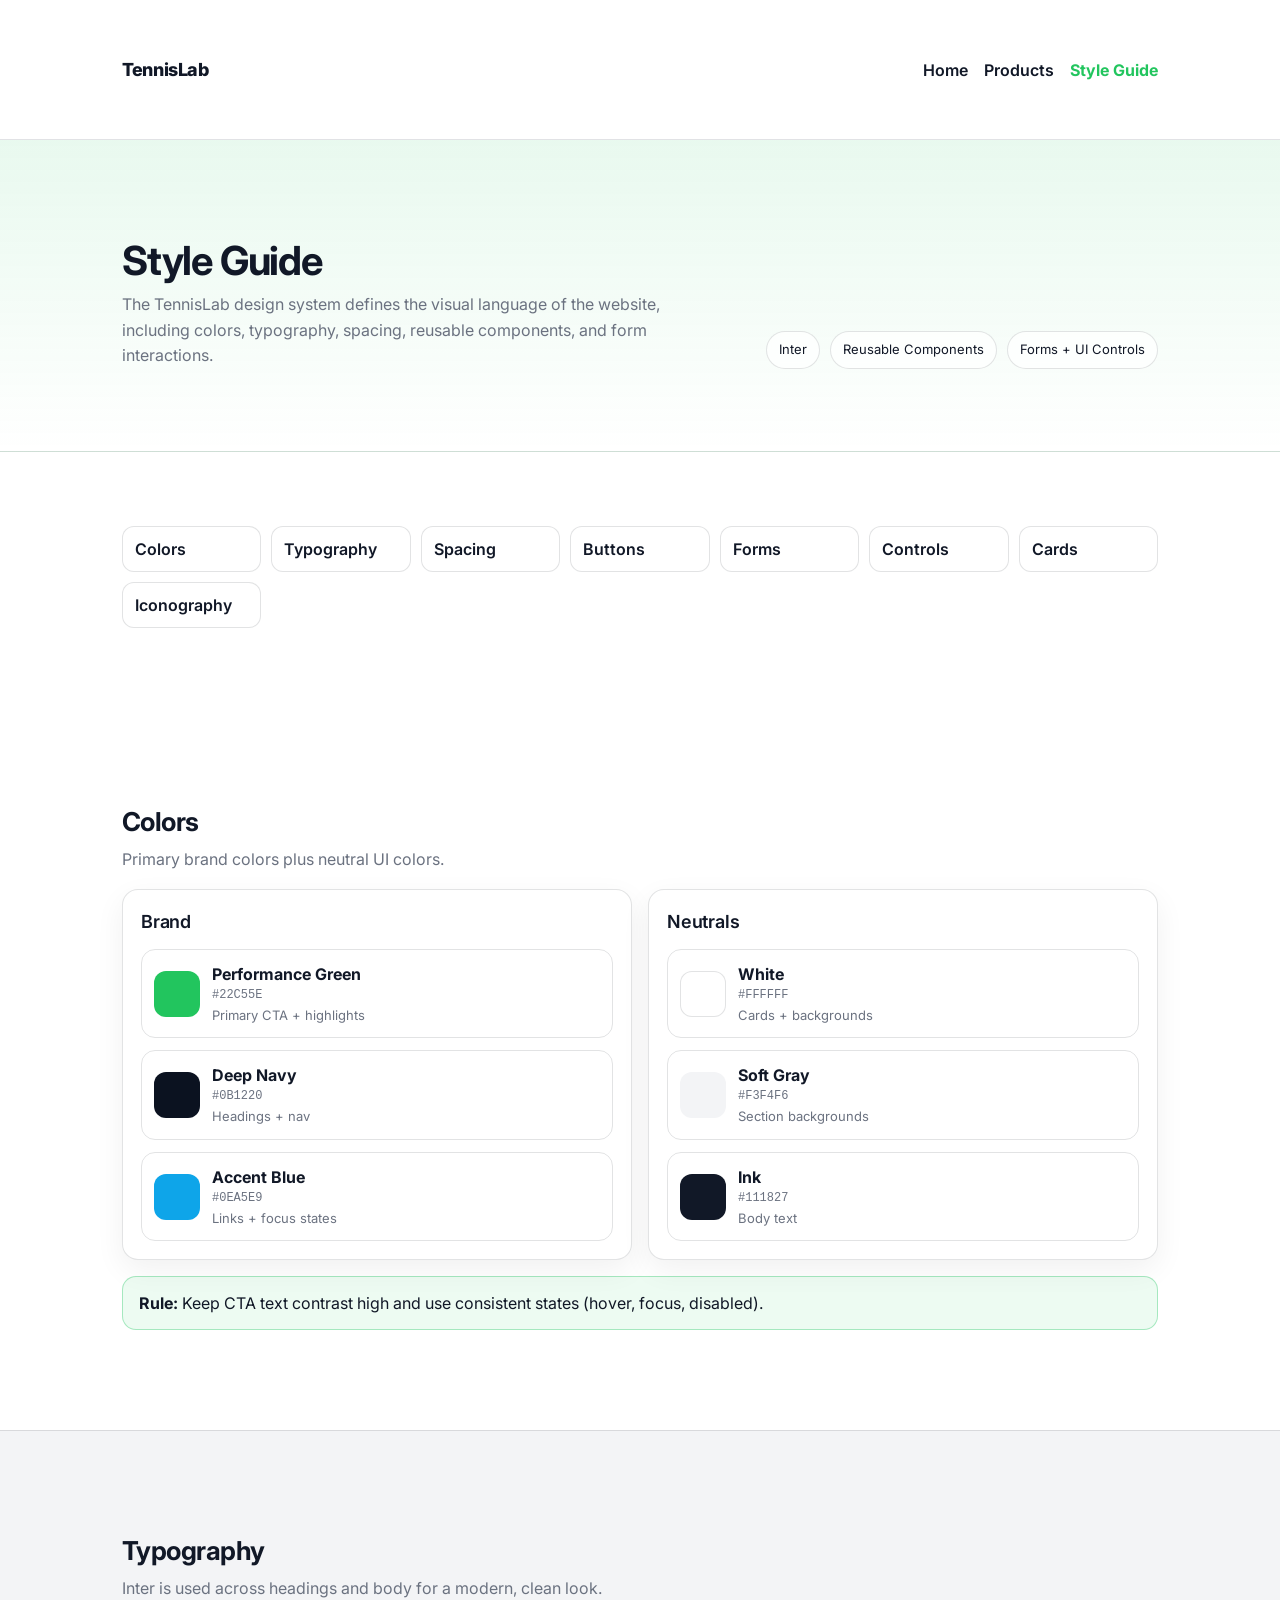
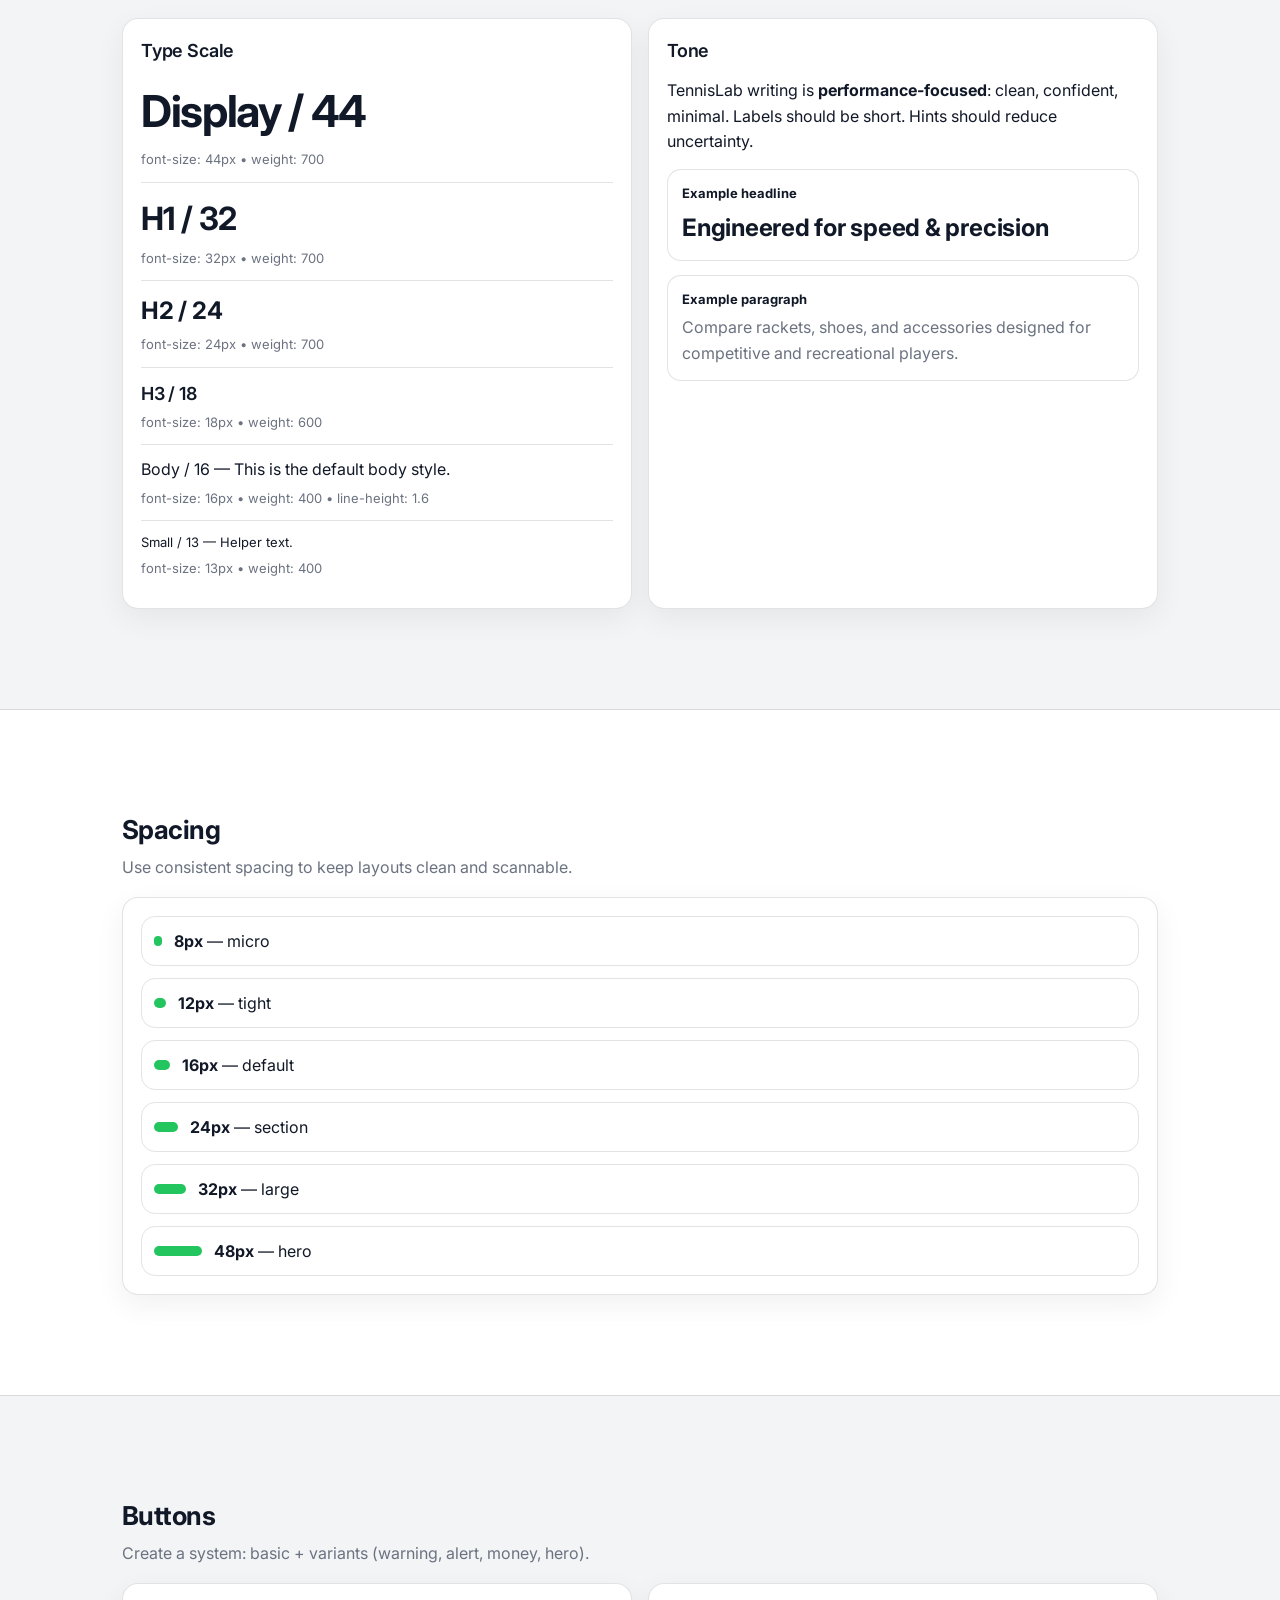
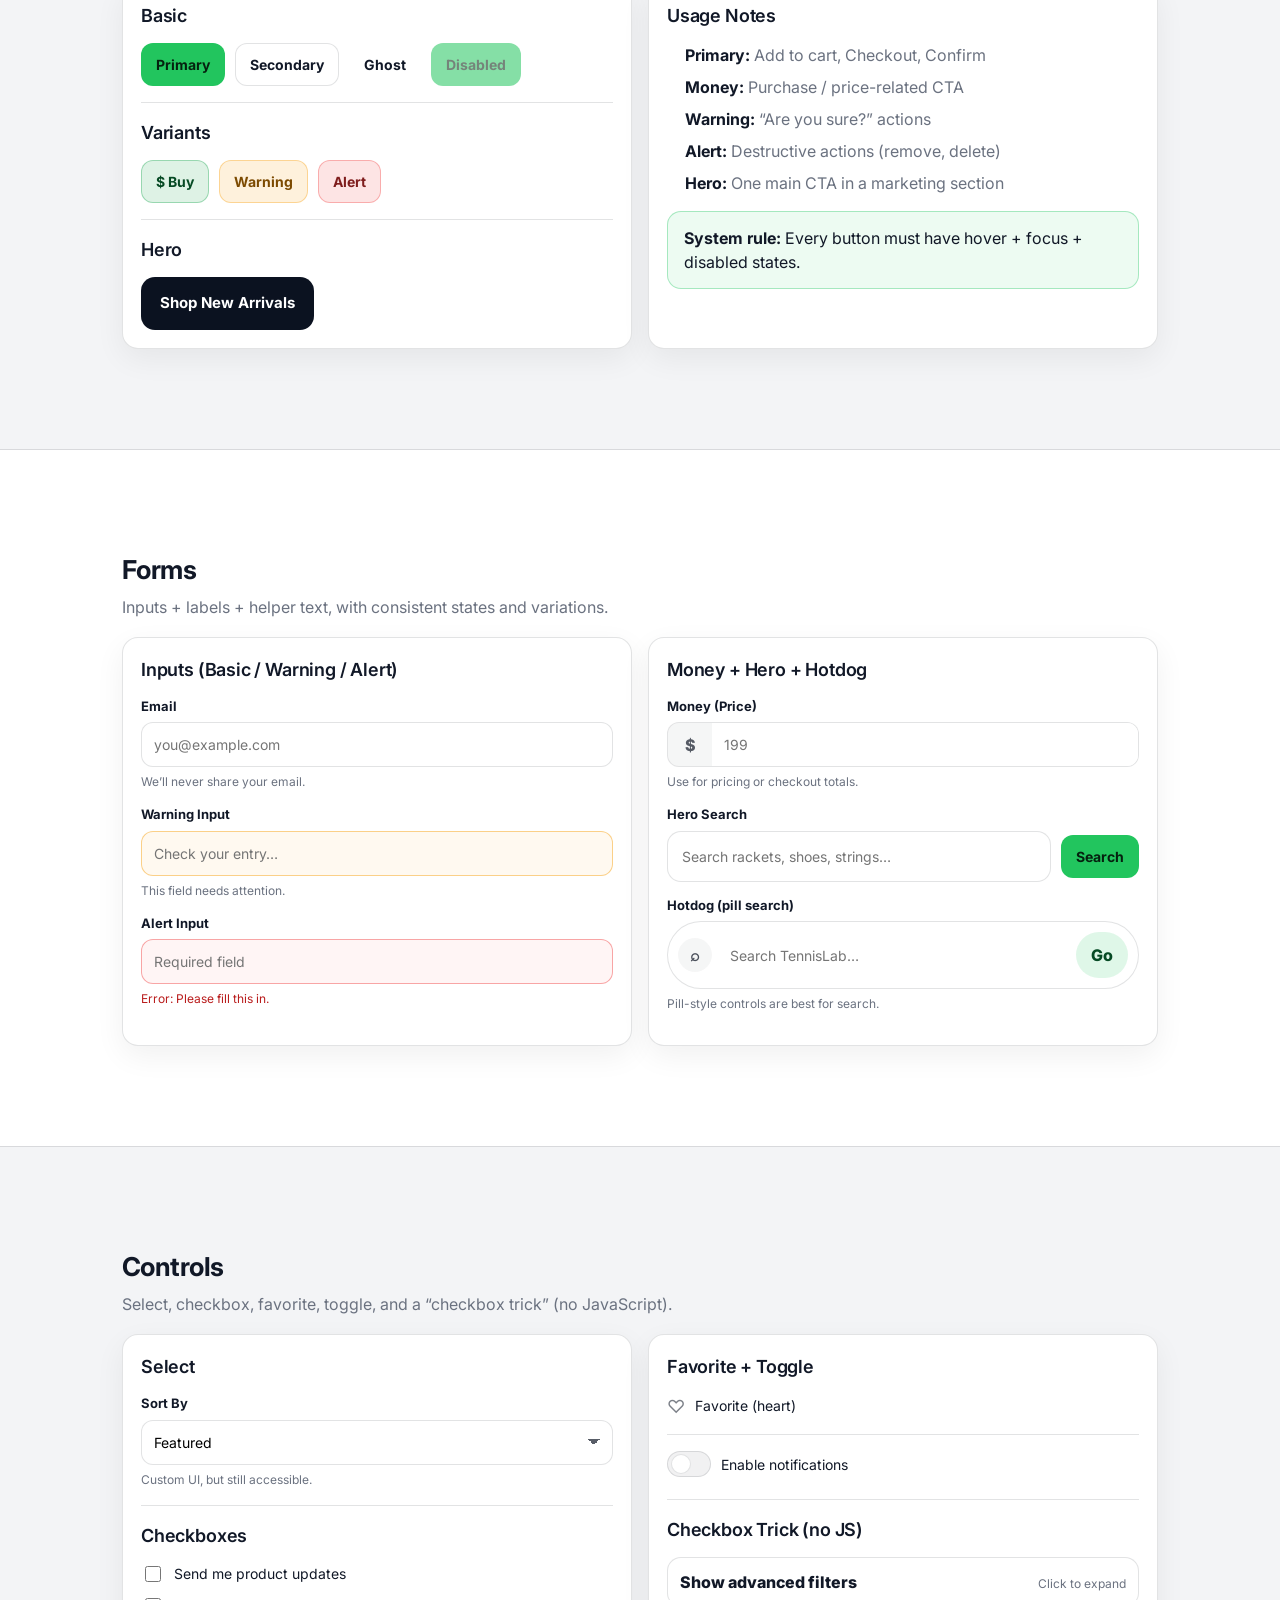
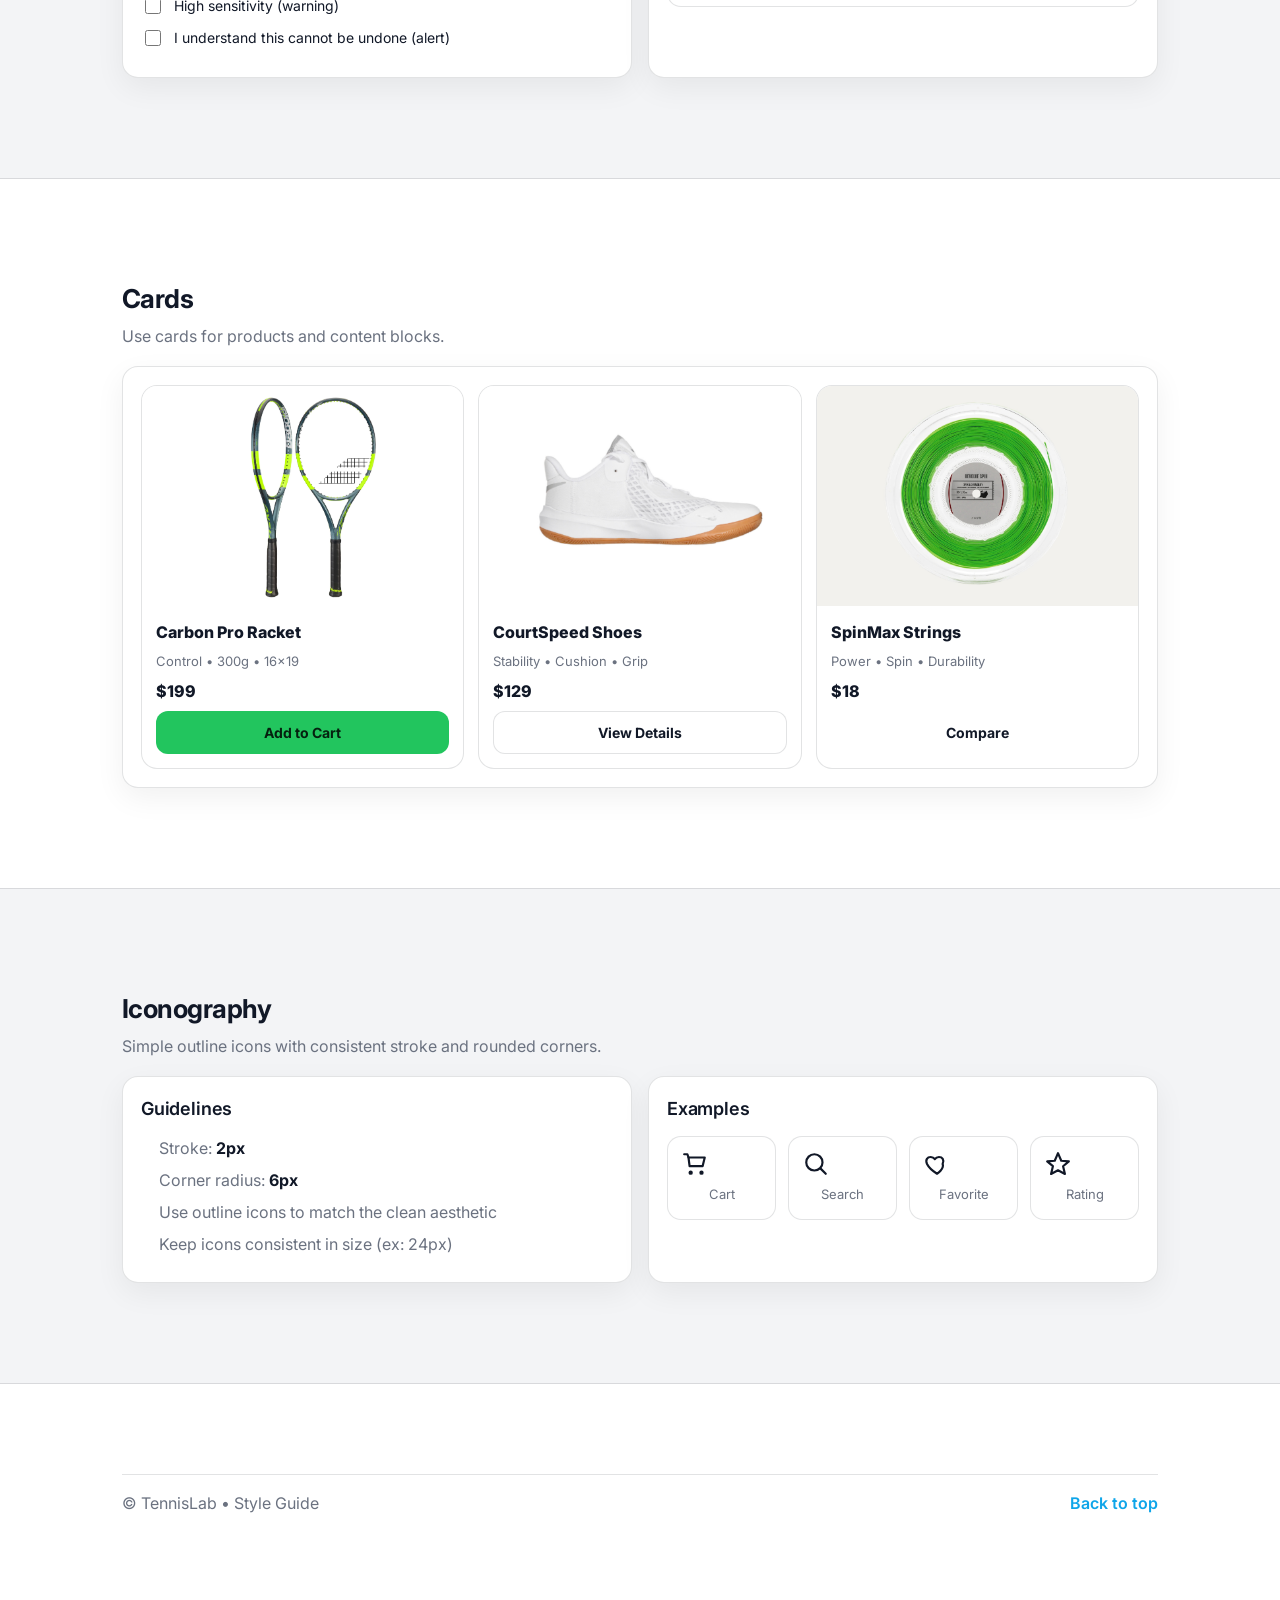
<file: index.html>
<!doctype html>
<html lang="en">
<head>
  <meta charset="UTF-8" />
  <meta name="viewport" content="width=device-width, initial-scale=1.0" />
  <title>TennisLab Style Guide</title>

  <link rel="preconnect" href="https://fonts.googleapis.com">
  <link rel="preconnect" href="https://fonts.gstatic.com" crossorigin>
  <link href="https://fonts.googleapis.com/css2?family=Inter:wght@400;600;700&display=swap" rel="stylesheet">

  <link rel="stylesheet" href="../reset.css">
  <link rel="stylesheet" href="../storetheme.css">
  <link rel="stylesheet" href="../style.css">
  <link rel="stylesheet" href="styleguide.css">
</head>

<body>

<header class="site-header">
  <div class="container nav">
    <a class="brand" href="../index.php">TennisLab</a>
    <nav class="nav-links">
      <a href="../index.php">Home</a>
      <a href="../products.php">Products</a>
      <a class="is-active" href="index.html">Style Guide</a>
    </nav>
  </div>
</header>

<main id="top" class="sg-main">

  <section class="sg-hero">
    <div class="container">
      <div class="sg-hero-inner">
        <div>
          <h1 class="sg-title">Style Guide</h1>
          <p class="sg-subtitle">
            The TennisLab design system defines the visual language of the website, including colors, typography, spacing, reusable components, and form interactions.
          </p>
        </div>
        <div class="sg-badges">
          <span class="sg-badge">Inter</span>
          <span class="sg-badge">Reusable Components</span>
          <span class="sg-badge">Forms + UI Controls</span>
        </div>
      </div>
    </div>
  </section>

  <section class="sg-jumplinks">
    <div class="container">
      <div class="sg-jumpgrid">
        <a class="sg-jump" href="#colors">Colors</a>
        <a class="sg-jump" href="#type">Typography</a>
        <a class="sg-jump" href="#spacing">Spacing</a>
        <a class="sg-jump" href="#buttons">Buttons</a>
        <a class="sg-jump" href="#forms">Forms</a>
        <a class="sg-jump" href="#controls">Controls</a>
        <a class="sg-jump" href="#cards">Cards</a>
        <a class="sg-jump" href="#icons">Iconography</a>
      </div>
    </div>
  </section>

  <section id="colors" class="sg-section">
    <div class="container">
      <header class="sg-section-header">
        <h2>Colors</h2>
        <p class="sg-muted">Primary brand colors plus neutral UI colors.</p>
      </header>

      <div class="sg-grid-2">
        <div class="sg-card">
          <h3 class="sg-h3">Brand</h3>
          <div class="sg-swatches">
            <div class="sg-swatch" style="--swatch:#22c55e;">
              <div class="sg-swatch-chip"></div>
              <div class="sg-swatch-meta">
                <div class="sg-swatch-name">Performance Green</div>
                <div class="sg-code">#22C55E</div>
                <div class="sg-note">Primary CTA + highlights</div>
              </div>
            </div>

            <div class="sg-swatch" style="--swatch:#0b1220;">
              <div class="sg-swatch-chip"></div>
              <div class="sg-swatch-meta">
                <div class="sg-swatch-name">Deep Navy</div>
                <div class="sg-code">#0B1220</div>
                <div class="sg-note">Headings + nav</div>
              </div>
            </div>

            <div class="sg-swatch" style="--swatch:#0ea5e9;">
              <div class="sg-swatch-chip"></div>
              <div class="sg-swatch-meta">
                <div class="sg-swatch-name">Accent Blue</div>
                <div class="sg-code">#0EA5E9</div>
                <div class="sg-note">Links + focus states</div>
              </div>
            </div>
          </div>
        </div>

        <div class="sg-card">
          <h3 class="sg-h3">Neutrals</h3>
          <div class="sg-swatches">
            <div class="sg-swatch" style="--swatch:#ffffff;">
              <div class="sg-swatch-chip is-outline"></div>
              <div class="sg-swatch-meta">
                <div class="sg-swatch-name">White</div>
                <div class="sg-code">#FFFFFF</div>
                <div class="sg-note">Cards + backgrounds</div>
              </div>
            </div>

            <div class="sg-swatch" style="--swatch:#f3f4f6;">
              <div class="sg-swatch-chip"></div>
              <div class="sg-swatch-meta">
                <div class="sg-swatch-name">Soft Gray</div>
                <div class="sg-code">#F3F4F6</div>
                <div class="sg-note">Section backgrounds</div>
              </div>
            </div>

            <div class="sg-swatch" style="--swatch:#111827;">
              <div class="sg-swatch-chip"></div>
              <div class="sg-swatch-meta">
                <div class="sg-swatch-name">Ink</div>
                <div class="sg-code">#111827</div>
                <div class="sg-note">Body text</div>
              </div>
            </div>
          </div>
        </div>
      </div>

      <div class="sg-callout">
        <strong>Rule:</strong> Keep CTA text contrast high and use consistent states (hover, focus, disabled).
      </div>
    </div>
  </section>

  <section id="type" class="sg-section sg-section-alt">
    <div class="container">
      <header class="sg-section-header">
        <h2>Typography</h2>
        <p class="sg-muted">Inter is used across headings and body for a modern, clean look.</p>
      </header>

      <div class="sg-grid-2">
        <div class="sg-card">
          <h3 class="sg-h3">Type Scale</h3>

          <div class="sg-type-row">
            <div class="sg-type-sample sg-display">Display / 44</div>
            <div class="sg-type-meta">font-size: 44px • weight: 700</div>
          </div>

          <div class="sg-type-row">
            <div class="sg-type-sample sg-h1">H1 / 32</div>
            <div class="sg-type-meta">font-size: 32px • weight: 700</div>
          </div>

          <div class="sg-type-row">
            <div class="sg-type-sample sg-h2">H2 / 24</div>
            <div class="sg-type-meta">font-size: 24px • weight: 700</div>
          </div>

          <div class="sg-type-row">
            <div class="sg-type-sample sg-h3">H3 / 18</div>
            <div class="sg-type-meta">font-size: 18px • weight: 600</div>
          </div>

          <div class="sg-type-row">
            <div class="sg-type-sample sg-body">Body / 16 — This is the default body style.</div>
            <div class="sg-type-meta">font-size: 16px • weight: 400 • line-height: 1.6</div>
          </div>

          <div class="sg-type-row">
            <div class="sg-type-sample sg-small">Small / 13 — Helper text.</div>
            <div class="sg-type-meta">font-size: 13px • weight: 400</div>
          </div>
        </div>

        <div class="sg-card">
          <h3 class="sg-h3">Tone</h3>
          <p class="sg-body">
            TennisLab writing is <strong>performance-focused</strong>: clean, confident, minimal.
            Labels should be short. Hints should reduce uncertainty.
          </p>

          <div class="sg-example">
            <div class="sg-label">Example headline</div>
            <div class="sg-h2">Engineered for speed &amp; precision</div>
          </div>

          <div class="sg-example">
            <div class="sg-label">Example paragraph</div>
            <p class="sg-body sg-muted">
              Compare rackets, shoes, and accessories designed for competitive and recreational players.
            </p>
          </div>
        </div>
      </div>
    </div>
  </section>

  <section id="spacing" class="sg-section">
    <div class="container">
      <header class="sg-section-header">
        <h2>Spacing</h2>
        <p class="sg-muted">Use consistent spacing to keep layouts clean and scannable.</p>
      </header>

      <div class="sg-card">
        <div class="sg-spacing-grid">
          <div class="sg-space"><div class="sg-space-bar" style="width:8px;"></div><div class="sg-space-meta"><strong>8px</strong> — micro</div></div>
          <div class="sg-space"><div class="sg-space-bar" style="width:12px;"></div><div class="sg-space-meta"><strong>12px</strong> — tight</div></div>
          <div class="sg-space"><div class="sg-space-bar" style="width:16px;"></div><div class="sg-space-meta"><strong>16px</strong> — default</div></div>
          <div class="sg-space"><div class="sg-space-bar" style="width:24px;"></div><div class="sg-space-meta"><strong>24px</strong> — section</div></div>
          <div class="sg-space"><div class="sg-space-bar" style="width:32px;"></div><div class="sg-space-meta"><strong>32px</strong> — large</div></div>
          <div class="sg-space"><div class="sg-space-bar" style="width:48px;"></div><div class="sg-space-meta"><strong>48px</strong> — hero</div></div>
        </div>
      </div>
    </div>
  </section>

  <section id="buttons" class="sg-section sg-section-alt">
    <div class="container">
      <header class="sg-section-header">
        <h2>Buttons</h2>
        <p class="sg-muted">Create a system: basic + variants (warning, alert, money, hero).</p>
      </header>

      <div class="sg-grid-2">
        <div class="sg-card">
          <h3 class="sg-h3">Basic</h3>
          <div class="sg-row">
            <button class="sg-btn sg-btn-primary" type="button">Primary</button>
            <button class="sg-btn sg-btn-secondary" type="button">Secondary</button>
            <button class="sg-btn sg-btn-ghost" type="button">Ghost</button>
            <button class="sg-btn sg-btn-primary" type="button" disabled>Disabled</button>
          </div>

          <div class="sg-divider"></div>

          <h3 class="sg-h3">Variants</h3>
          <div class="sg-row">
            <button class="sg-btn sg-btn-money" type="button">$ Buy</button>
            <button class="sg-btn sg-btn-warning" type="button">Warning</button>
            <button class="sg-btn sg-btn-danger" type="button">Alert</button>
          </div>

          <div class="sg-divider"></div>

          <h3 class="sg-h3">Hero</h3>
          <div class="sg-row">
            <button class="sg-btn sg-btn-hero" type="button">Shop New Arrivals</button>
          </div>
        </div>

        <div class="sg-card">
          <h3 class="sg-h3">Usage Notes</h3>
          <ul class="sg-list">
            <li><strong>Primary:</strong> Add to cart, Checkout, Confirm</li>
            <li><strong>Money:</strong> Purchase / price-related CTA</li>
            <li><strong>Warning:</strong> “Are you sure?” actions</li>
            <li><strong>Alert:</strong> Destructive actions (remove, delete)</li>
            <li><strong>Hero:</strong> One main CTA in a marketing section</li>
          </ul>

          <div class="sg-callout">
            <strong>System rule:</strong> Every button must have hover + focus + disabled states.
          </div>
        </div>
      </div>
    </div>
  </section>

  <section id="forms" class="sg-section">
    <div class="container">
      <header class="sg-section-header">
        <h2>Forms</h2>
        <p class="sg-muted">Inputs + labels + helper text, with consistent states and variations.</p>
      </header>

      <div class="sg-grid-2">
        <div class="sg-card">
          <h3 class="sg-h3">Inputs (Basic / Warning / Alert)</h3>

          <label class="sg-field">
            <span class="sg-label">Email</span>
            <input class="sg-input" type="email" placeholder="you@example.com" />
            <span class="sg-help">We’ll never share your email.</span>
          </label>

          <label class="sg-field">
            <span class="sg-label">Warning Input</span>
            <input class="sg-input sg-input-warning" type="text" placeholder="Check your entry…" />
            <span class="sg-help">This field needs attention.</span>
          </label>

          <label class="sg-field">
            <span class="sg-label">Alert Input</span>
            <input class="sg-input sg-input-danger" type="text" placeholder="Required field" />
            <span class="sg-help sg-help-danger">Error: Please fill this in.</span>
          </label>
        </div>

        <div class="sg-card">
          <h3 class="sg-h3">Money + Hero + Hotdog</h3>

          <label class="sg-field">
            <span class="sg-label">Money (Price)</span>
            <div class="sg-money">
              <span class="sg-money-prefix">$</span>
              <input class="sg-input sg-input-money" type="number" placeholder="199" />
            </div>
            <span class="sg-help">Use for pricing or checkout totals.</span>
          </label>

          <div class="sg-field">
            <span class="sg-label">Hero Search</span>
            <div class="sg-hero-input">
              <input class="sg-input sg-input-hero" type="text" placeholder="Search rackets, shoes, strings…" />
              <button class="sg-btn sg-btn-primary" type="button">Search</button>
            </div>
          </div>

          <div class="sg-field">
            <span class="sg-label">Hotdog (pill search)</span>
            <div class="sg-hotdog">
              <span class="sg-hotdog-icon" aria-hidden="true">⌕</span>
              <input class="sg-hotdog-input" type="text" placeholder="Search TennisLab…" />
              <button class="sg-hotdog-btn" type="button">Go</button>
            </div>
            <span class="sg-help">Pill-style controls are best for search.</span>
          </div>
        </div>
      </div>
    </div>
  </section>

  <section id="controls" class="sg-section sg-section-alt">
    <div class="container">
      <header class="sg-section-header">
        <h2>Controls</h2>
        <p class="sg-muted">Select, checkbox, favorite, toggle, and a “checkbox trick” (no JavaScript).</p>
      </header>

      <div class="sg-grid-2">
        <div class="sg-card">
          <h3 class="sg-h3">Select</h3>

          <label class="sg-field">
            <span class="sg-label">Sort By</span>
            <div class="sg-select">
              <select class="sg-select-native">
                <option>Featured</option>
                <option>Price: Low to High</option>
                <option>Price: High to Low</option>
                <option>Newest</option>
                <option>Rating</option>
              </select>
            </div>
            <span class="sg-help">Custom UI, but still accessible.</span>
          </label>

          <div class="sg-divider"></div>

          <h3 class="sg-h3">Checkboxes</h3>
          <label class="sg-check">
            <input type="checkbox" />
            <span>Send me product updates</span>
          </label>

          <label class="sg-check sg-check-warning">
            <input type="checkbox" />
            <span>High sensitivity (warning)</span>
          </label>

          <label class="sg-check sg-check-danger">
            <input type="checkbox" />
            <span>I understand this cannot be undone (alert)</span>
          </label>
        </div>

        <div class="sg-card">
          <h3 class="sg-h3">Favorite + Toggle</h3>

          <label class="sg-favorite">
            <input class="sg-favorite-input" type="checkbox" />
            <span class="sg-favorite-heart" aria-hidden="true"></span>
            <span>Favorite (heart)</span>
          </label>

          <div class="sg-divider"></div>

          <label class="sg-toggle">
            <input class="sg-toggle-input" type="checkbox" />
            <span class="sg-toggle-ui" aria-hidden="true"></span>
            <span>Enable notifications</span>
          </label>

          <div class="sg-divider"></div>

          <h3 class="sg-h3">Checkbox Trick (no JS)</h3>
          <div class="sg-trick">
            <input class="sg-trick-input" id="trick" type="checkbox" />
            <label class="sg-trick-label" for="trick">
              <span class="sg-trick-title">Show advanced filters</span>
              <span class="sg-trick-hint">Click to expand</span>
            </label>

            <div class="sg-trick-panel">
              <div class="sg-trick-grid">
                <label class="sg-field" style="margin:0;">
                  <span class="sg-label">Min Price</span>
                  <div class="sg-money">
                    <span class="sg-money-prefix">$</span>
                    <input class="sg-input" type="number" placeholder="50" />
                  </div>
                </label>

                <label class="sg-field" style="margin:0;">
                  <span class="sg-label">Level</span>
                  <div class="sg-select">
                    <select class="sg-select-native">
                      <option>All</option>
                      <option>Beginner</option>
                      <option>Intermediate</option>
                      <option>Advanced</option>
                    </select>
                  </div>
                </label>
              </div>

              <div class="sg-row" style="margin-top:12px;">
                <button class="sg-btn sg-btn-secondary" type="button">Reset</button>
                <button class="sg-btn sg-btn-primary" type="button">Apply</button>
              </div>
            </div>
          </div>

        </div>
      </div>
    </div>
  </section>

  <section id="cards" class="sg-section">
    <div class="container">
      <header class="sg-section-header">
        <h2>Cards</h2>
        <p class="sg-muted">Use cards for products and content blocks.</p>
      </header>

      <div class="sg-card">
        <div class="sg-cards">
          <article class="sg-product">
            <div class="sg-product-media">
              <img src="../images/carbon-pro-racket.jpg" alt="Carbon Pro Racket">
            </div>
            <div class="sg-product-body">
              <div class="sg-product-title">Carbon Pro Racket</div>
              <div class="sg-product-meta">Control • 300g • 16x19</div>
              <div class="sg-product-price">$199</div>
              <button class="sg-btn sg-btn-primary" type="button">Add to Cart</button>
            </div>
          </article>

          <article class="sg-product">
            <div class="sg-product-media">
              <img src="../images/courtspeed-shoes.jpg" alt="CourtSpeed Shoes">
            </div>
            <div class="sg-product-body">
              <div class="sg-product-title">CourtSpeed Shoes</div>
              <div class="sg-product-meta">Stability • Cushion • Grip</div>
              <div class="sg-product-price">$129</div>
              <button class="sg-btn sg-btn-secondary" type="button">View Details</button>
            </div>
          </article>

          <article class="sg-product">
            <div class="sg-product-media">
              <img src="../images/spinmax-strings.jpg" alt="SpinMax Strings">
            </div>
            <div class="sg-product-body">
              <div class="sg-product-title">SpinMax Strings</div>
              <div class="sg-product-meta">Power • Spin • Durability</div>
              <div class="sg-product-price">$18</div>
              <button class="sg-btn sg-btn-ghost" type="button">Compare</button>
            </div>
          </article>
        </div>
      </div>
    </div>
  </section>

  <section id="icons" class="sg-section sg-section-alt">
    <div class="container">
      <header class="sg-section-header">
        <h2>Iconography</h2>
        <p class="sg-muted">Simple outline icons with consistent stroke and rounded corners.</p>
      </header>

      <div class="sg-grid-2">
        <div class="sg-card">
          <h3 class="sg-h3">Guidelines</h3>
          <ul class="sg-list">
            <li>Stroke: <strong>2px</strong></li>
            <li>Corner radius: <strong>6px</strong></li>
            <li>Use outline icons to match the clean aesthetic</li>
            <li>Keep icons consistent in size (ex: 24px)</li>
          </ul>
        </div>

        <div class="sg-card">
          <h3 class="sg-h3">Examples</h3>
          <div class="sg-icons">
            <div class="sg-icon">
              <svg viewBox="0 0 24 24" aria-hidden="true">
                <path d="M6 6h15l-2 8H7L6 6Z"></path>
                <path d="M6 6 5 3H2"></path>
                <path d="M8 21a1 1 0 1 0 0-2 1 1 0 0 0 0 2Z"></path>
                <path d="M18 21a1 1 0 1 0 0-2 1 1 0 0 0 0 2Z"></path>
              </svg>
              <div class="sg-small sg-muted">Cart</div>
            </div>

            <div class="sg-icon">
              <svg viewBox="0 0 24 24" aria-hidden="true">
                <path d="M10.5 18a7.5 7.5 0 1 1 0-15 7.5 7.5 0 0 1 0 15Z"></path>
                <path d="M16.5 16.5 21 21"></path>
              </svg>
              <div class="sg-small sg-muted">Search</div>
            </div>

            <div class="sg-icon">
              <svg viewBox="0 0 24 24" aria-hidden="true">
                <path d="M12 21s-7-4.5-9.2-9C1 8 3.2 5.5 6.2 5.5c1.8 0 3.1 1 3.8 2 .7-1 2-2 3.8-2 3 0 5.2 2.5 3.4 6.5C19 16.5 12 21 12 21Z"></path>
              </svg>
              <div class="sg-small sg-muted">Favorite</div>
            </div>

            <div class="sg-icon">
              <svg viewBox="0 0 24 24" aria-hidden="true">
                <path d="M12 2l3 7 7 .6-5.3 4.5 1.7 7.1L12 17.8 5.6 21.2 7.3 14 2 9.6 9 9l3-7Z"></path>
              </svg>
              <div class="sg-small sg-muted">Rating</div>
            </div>
          </div>
        </div>
      </div>
    </div>
  </section>

  <footer class="sg-footer">
    <div class="container">
      <div class="sg-footer-inner">
        <div class="sg-muted">© TennisLab • Style Guide</div>
        <a class="sg-link" href="#top">Back to top</a>
      </div>
    </div>
  </footer>

</main>
</body>
</html>
</file>
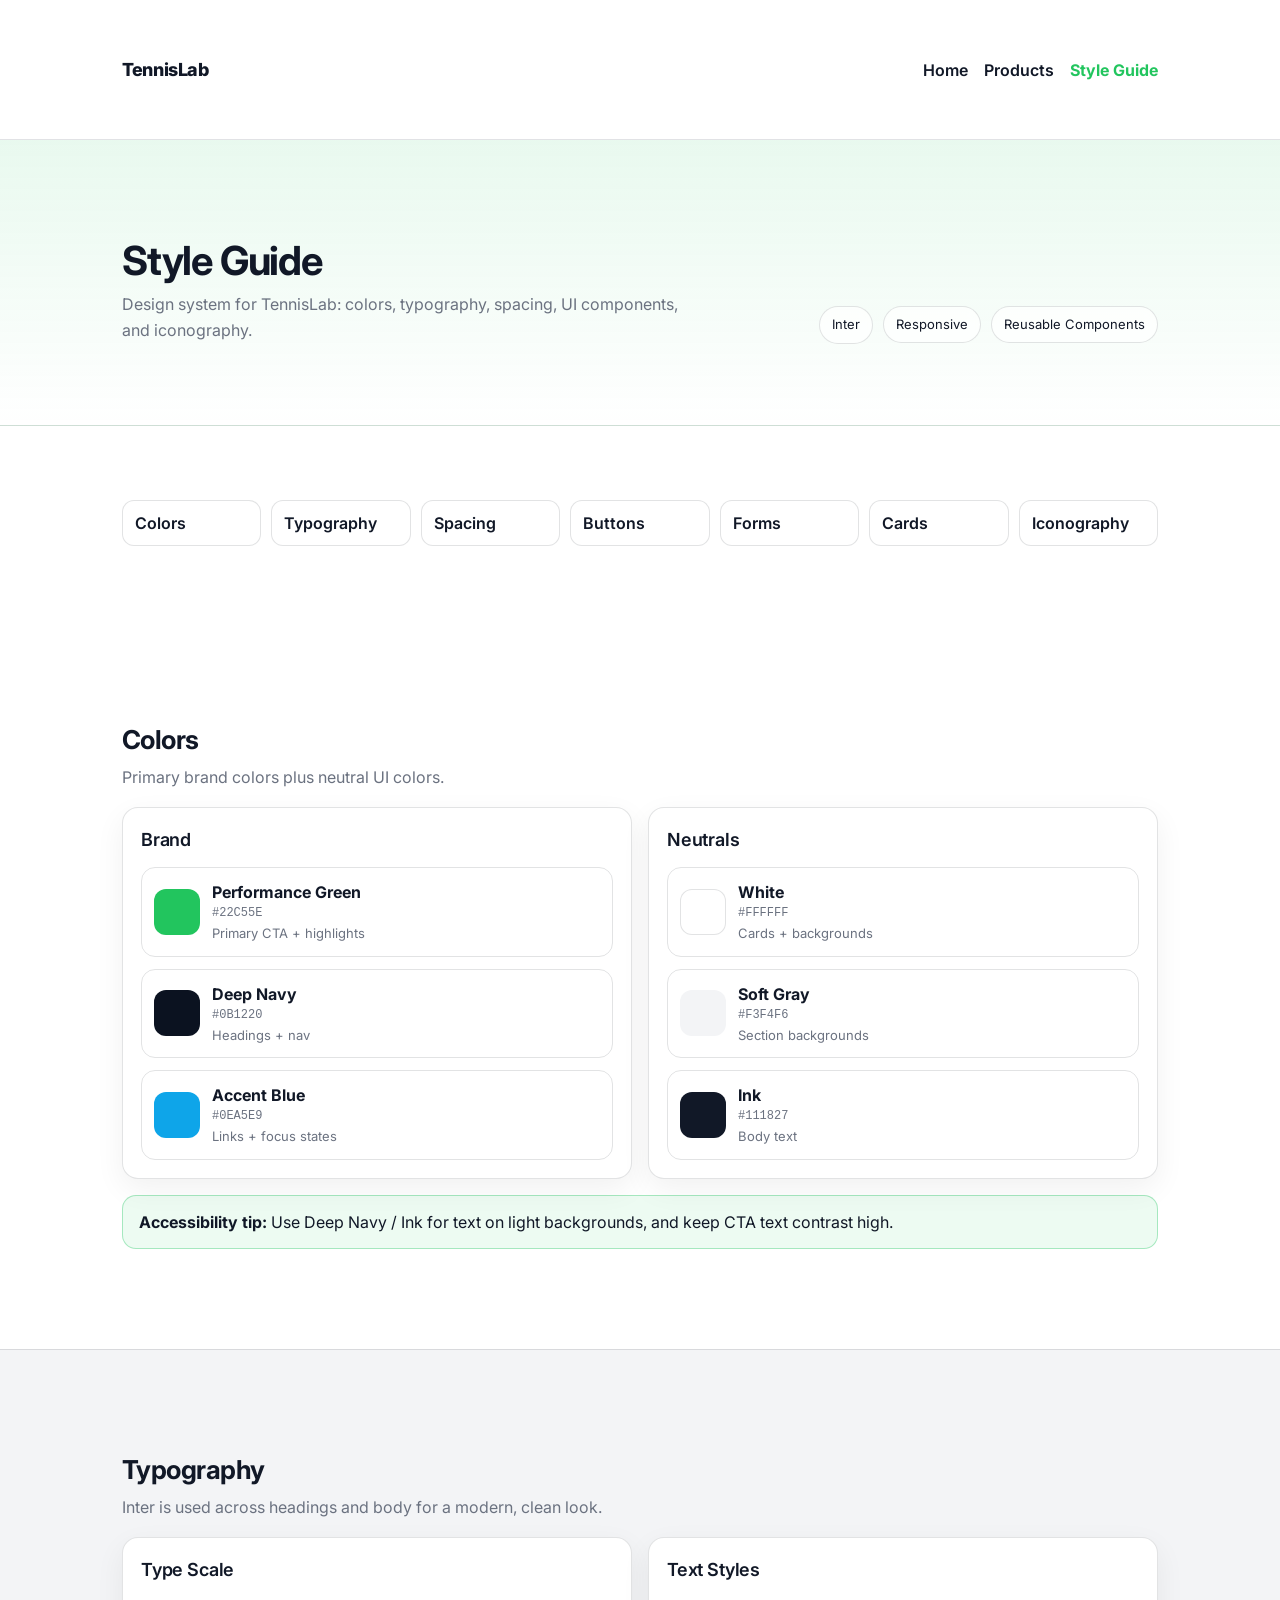
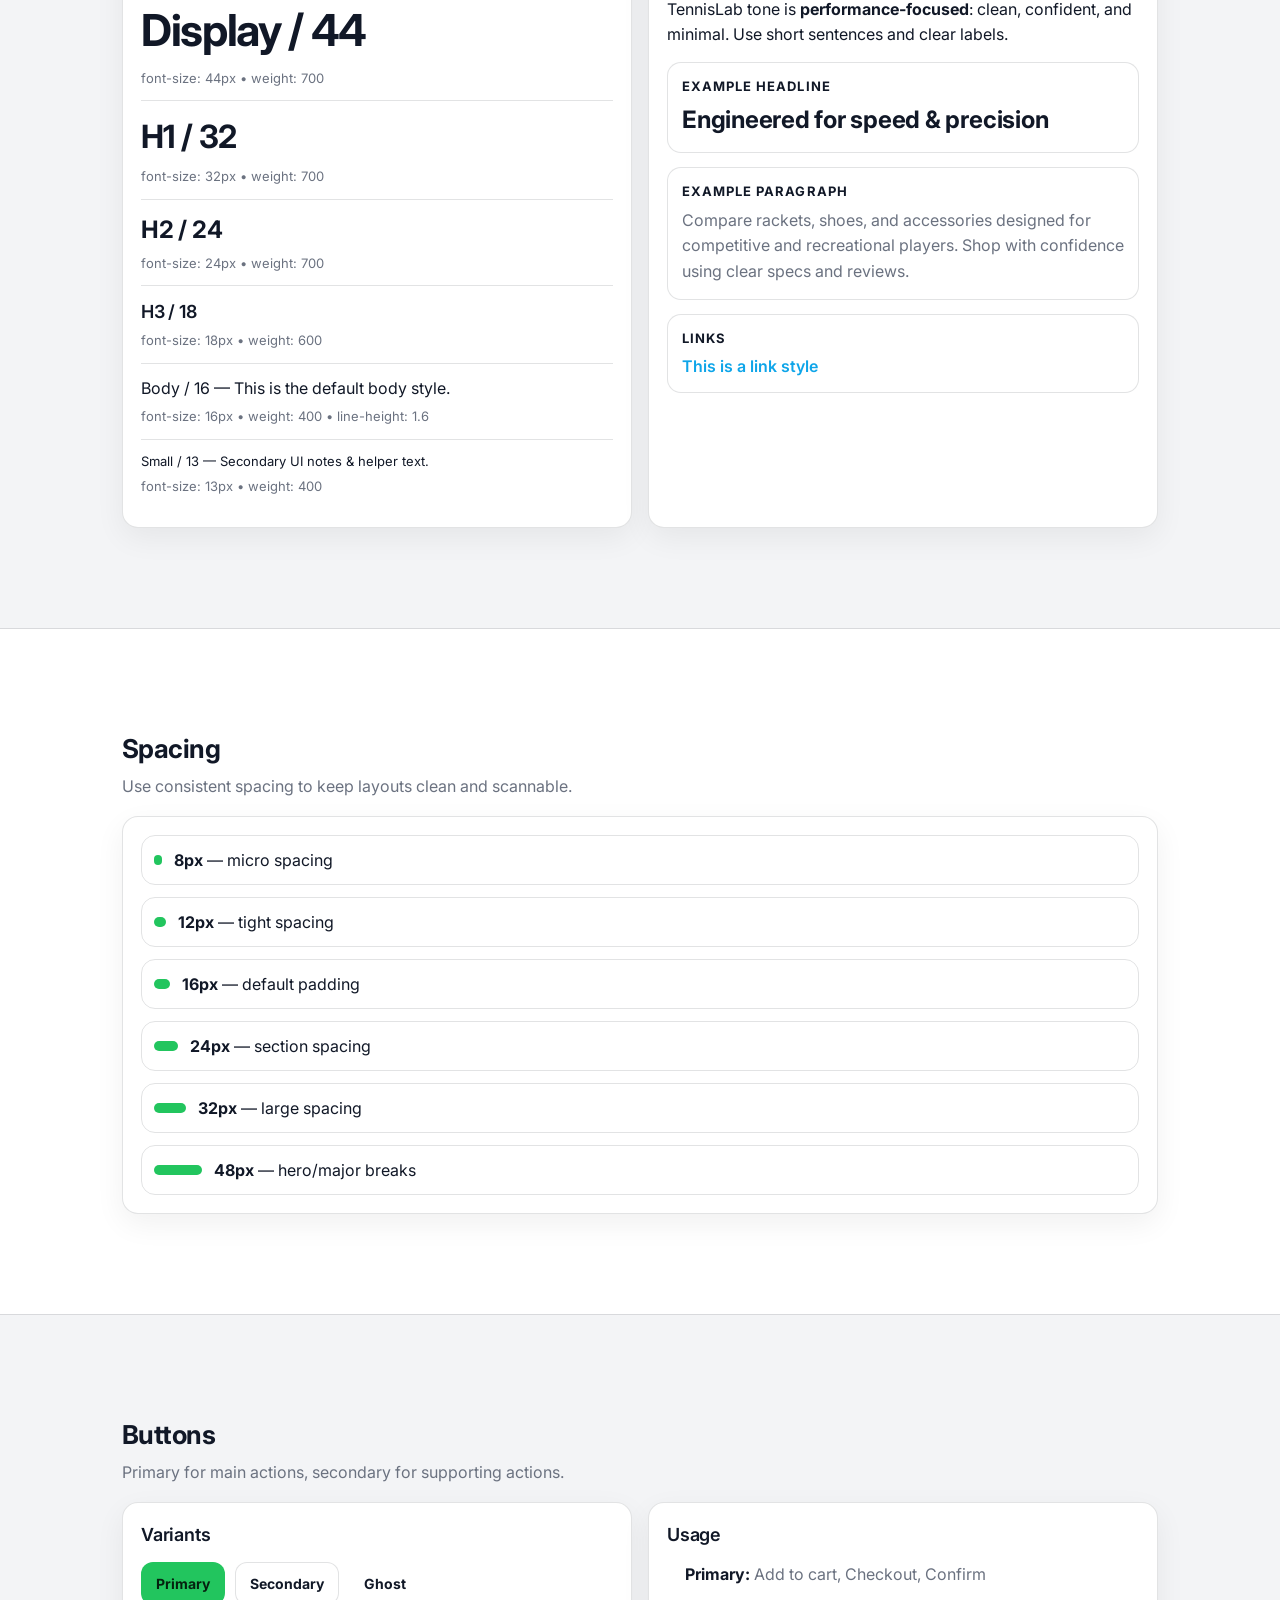
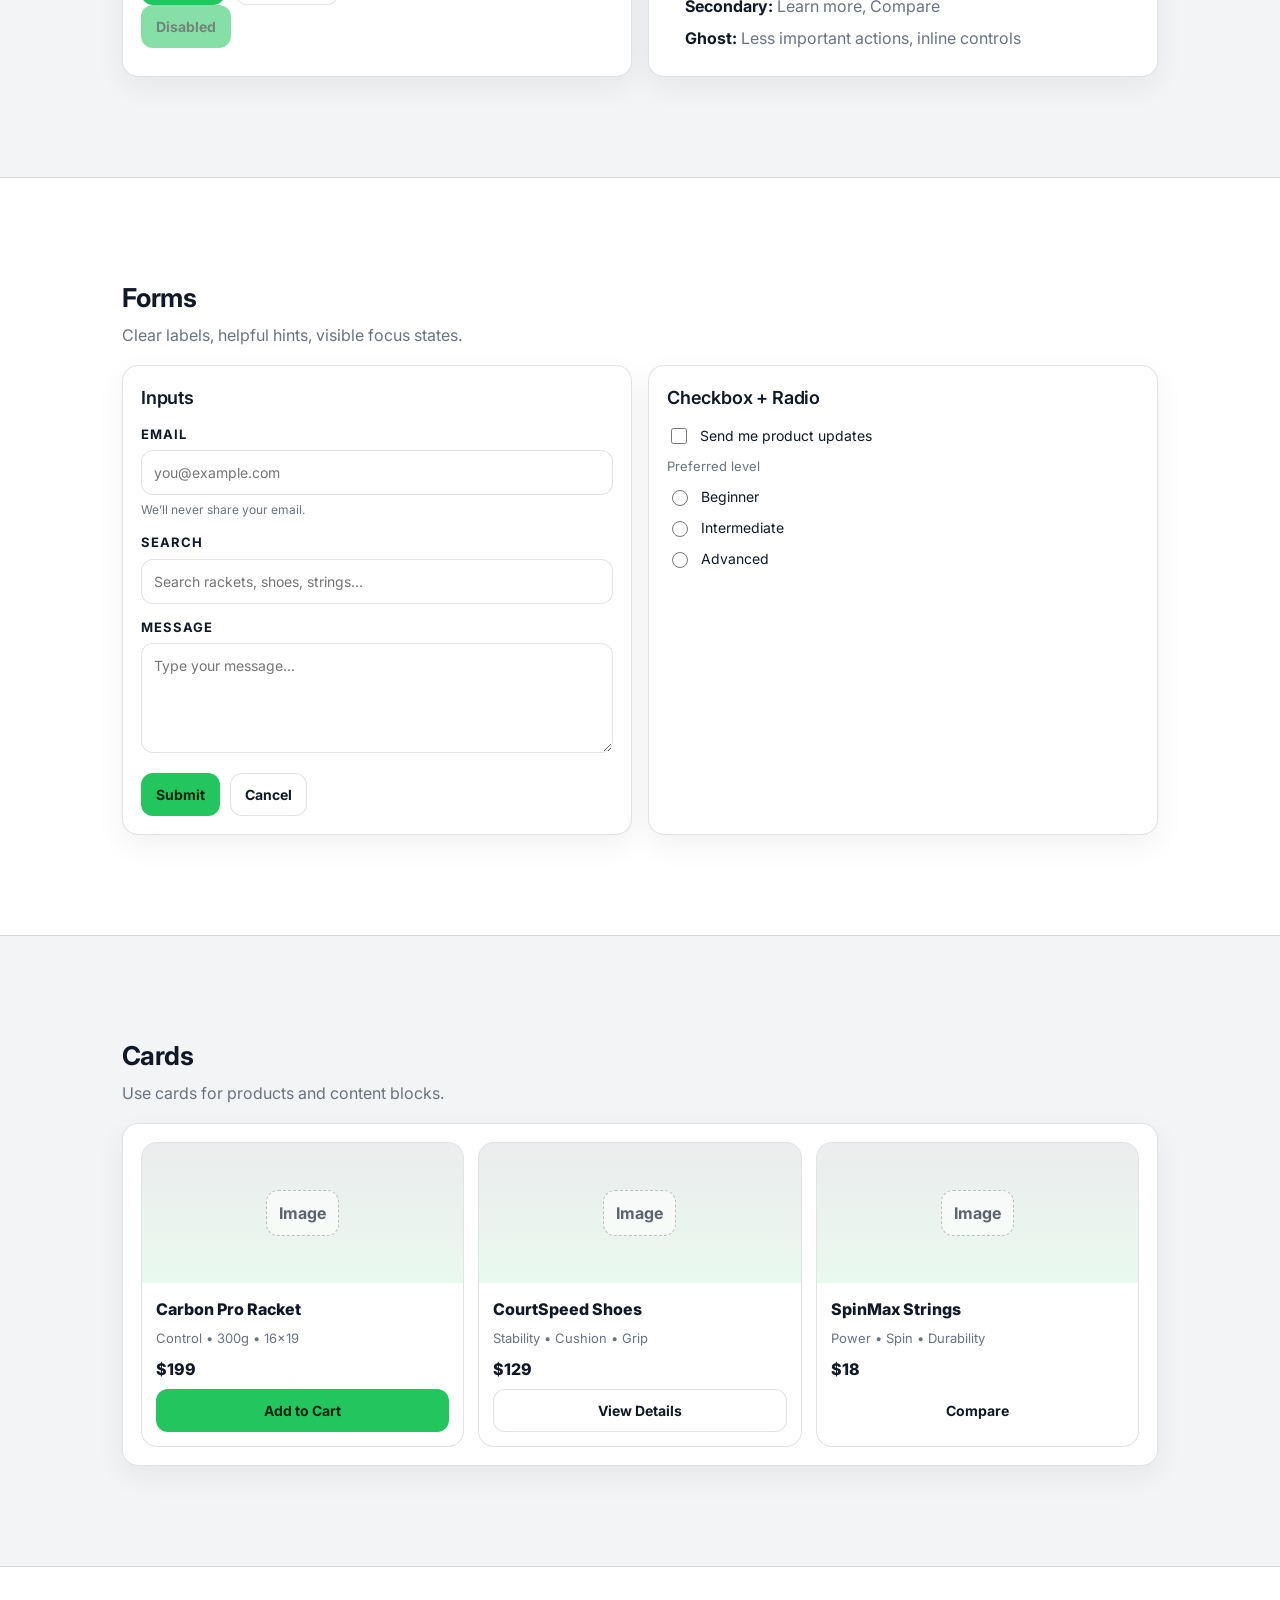
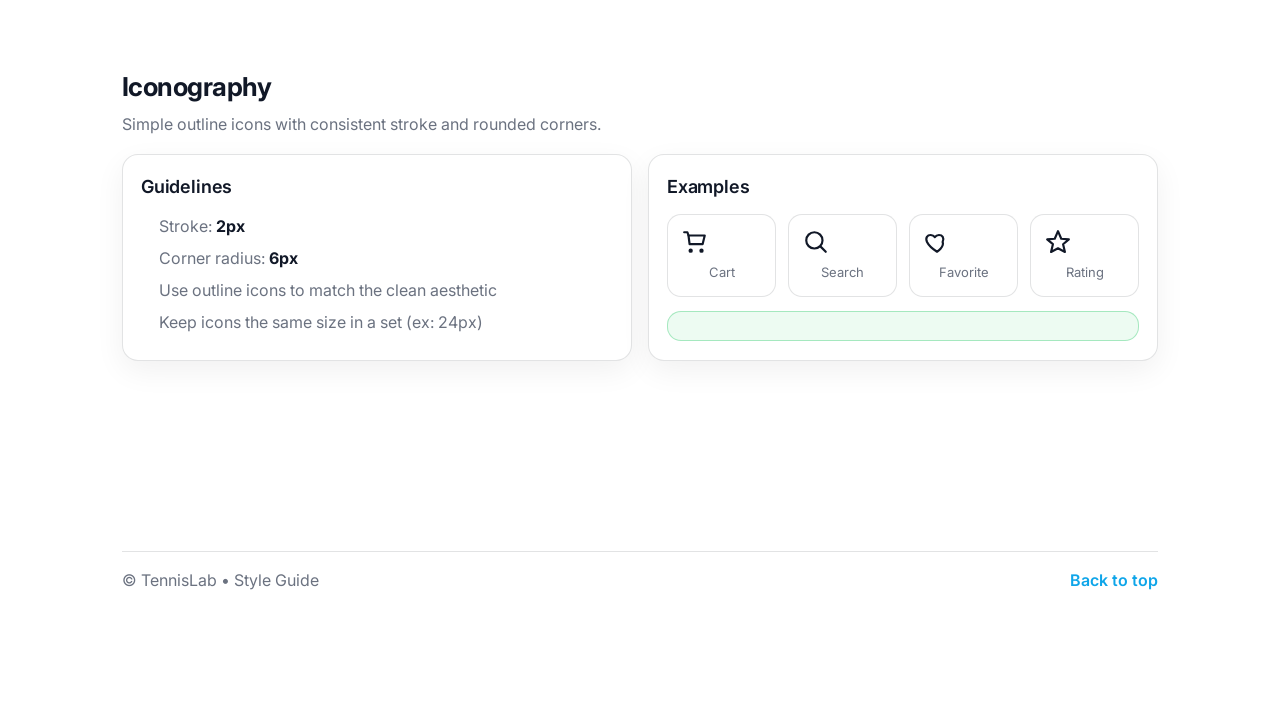
<file: styleguide/index.html>
<!doctype html>
<html lang="en">
<head>
  <meta charset="UTF-8" />
  <meta name="viewport" content="width=device-width, initial-scale=1.0" />
  <title>TennisLab Style Guide</title>


  <link rel="preconnect" href="https://fonts.googleapis.com">
  <link rel="preconnect" href="https://fonts.gstatic.com" crossorigin>
  <link href="https://fonts.googleapis.com/css2?family=Inter:wght@400;600;700&display=swap" rel="stylesheet">


  <link rel="stylesheet" href="../reset.css">
  <link rel="stylesheet" href="../storetheme.css">
  <link rel="stylesheet" href="../style.css">


  <link rel="stylesheet" href="styleguide.css">
</head>

<body>

<header class="site-header">
  <div class="container nav">
    <a class="brand" href="../index.php">TennisLab</a>
    <nav class="nav-links">
      <a href="../index.php">Home</a>
      <a href="../products.php">Products</a>
      <a class="is-active" href="./">Style Guide</a>
    </nav>
  </div>
</header>

<main class="sg-main">


  <section class="sg-hero">
    <div class="container">
      <div class="sg-hero-inner">
        <div>
          <h1 class="sg-title">Style Guide</h1>
          <p class="sg-subtitle">
            Design system for TennisLab: colors, typography, spacing, UI components, and iconography.
          </p>
        </div>
        <div class="sg-badges">
          <span class="sg-badge">Inter</span>
          <span class="sg-badge">Responsive</span>
          <span class="sg-badge">Reusable Components</span>
        </div>
      </div>
    </div>
  </section>


  <section class="sg-jumplinks">
    <div class="container">
      <div class="sg-jumpgrid">
        <a class="sg-jump" href="#colors">Colors</a>
        <a class="sg-jump" href="#type">Typography</a>
        <a class="sg-jump" href="#spacing">Spacing</a>
        <a class="sg-jump" href="#buttons">Buttons</a>
        <a class="sg-jump" href="#forms">Forms</a>
        <a class="sg-jump" href="#cards">Cards</a>
        <a class="sg-jump" href="#icons">Iconography</a>
      </div>
    </div>
  </section>


  <section id="colors" class="sg-section">
    <div class="container">
      <header class="sg-section-header">
        <h2>Colors</h2>
        <p class="sg-muted">Primary brand colors plus neutral UI colors.</p>
      </header>

      <div class="sg-grid-2">
        <div class="sg-card">
          <h3 class="sg-h3">Brand</h3>
          <div class="sg-swatches">
            <div class="sg-swatch" style="--swatch:#22c55e;">
              <div class="sg-swatch-chip"></div>
              <div class="sg-swatch-meta">
                <div class="sg-swatch-name">Performance Green</div>
                <div class="sg-code">#22C55E</div>
                <div class="sg-note">Primary CTA + highlights</div>
              </div>
            </div>

            <div class="sg-swatch" style="--swatch:#0b1220;">
              <div class="sg-swatch-chip"></div>
              <div class="sg-swatch-meta">
                <div class="sg-swatch-name">Deep Navy</div>
                <div class="sg-code">#0B1220</div>
                <div class="sg-note">Headings + nav</div>
              </div>
            </div>

            <div class="sg-swatch" style="--swatch:#0ea5e9;">
              <div class="sg-swatch-chip"></div>
              <div class="sg-swatch-meta">
                <div class="sg-swatch-name">Accent Blue</div>
                <div class="sg-code">#0EA5E9</div>
                <div class="sg-note">Links + focus states</div>
              </div>
            </div>
          </div>
        </div>

        <div class="sg-card">
          <h3 class="sg-h3">Neutrals</h3>
          <div class="sg-swatches">
            <div class="sg-swatch" style="--swatch:#ffffff;">
              <div class="sg-swatch-chip is-outline"></div>
              <div class="sg-swatch-meta">
                <div class="sg-swatch-name">White</div>
                <div class="sg-code">#FFFFFF</div>
                <div class="sg-note">Cards + backgrounds</div>
              </div>
            </div>

            <div class="sg-swatch" style="--swatch:#f3f4f6;">
              <div class="sg-swatch-chip"></div>
              <div class="sg-swatch-meta">
                <div class="sg-swatch-name">Soft Gray</div>
                <div class="sg-code">#F3F4F6</div>
                <div class="sg-note">Section backgrounds</div>
              </div>
            </div>

            <div class="sg-swatch" style="--swatch:#111827;">
              <div class="sg-swatch-chip"></div>
              <div class="sg-swatch-meta">
                <div class="sg-swatch-name">Ink</div>
                <div class="sg-code">#111827</div>
                <div class="sg-note">Body text</div>
              </div>
            </div>
          </div>
        </div>
      </div>

      <div class="sg-callout">
        <strong>Accessibility tip:</strong> Use Deep Navy / Ink for text on light backgrounds, and keep CTA text contrast high.
      </div>
    </div>
  </section>


  <section id="type" class="sg-section sg-section-alt">
    <div class="container">
      <header class="sg-section-header">
        <h2>Typography</h2>
        <p class="sg-muted">Inter is used across headings and body for a modern, clean look.</p>
      </header>

      <div class="sg-grid-2">
        <div class="sg-card">
          <h3 class="sg-h3">Type Scale</h3>

          <div class="sg-type-row">
            <div class="sg-type-sample sg-display">Display / 44</div>
            <div class="sg-type-meta">font-size: 44px • weight: 700</div>
          </div>

          <div class="sg-type-row">
            <div class="sg-type-sample sg-h1">H1 / 32</div>
            <div class="sg-type-meta">font-size: 32px • weight: 700</div>
          </div>

          <div class="sg-type-row">
            <div class="sg-type-sample sg-h2">H2 / 24</div>
            <div class="sg-type-meta">font-size: 24px • weight: 700</div>
          </div>

          <div class="sg-type-row">
            <div class="sg-type-sample sg-h3">H3 / 18</div>
            <div class="sg-type-meta">font-size: 18px • weight: 600</div>
          </div>

          <div class="sg-type-row">
            <div class="sg-type-sample sg-body">Body / 16 — This is the default body style.</div>
            <div class="sg-type-meta">font-size: 16px • weight: 400 • line-height: 1.6</div>
          </div>

          <div class="sg-type-row">
            <div class="sg-type-sample sg-small">Small / 13 — Secondary UI notes & helper text.</div>
            <div class="sg-type-meta">font-size: 13px • weight: 400</div>
          </div>
        </div>

        <div class="sg-card">
          <h3 class="sg-h3">Text Styles</h3>
          <p class="sg-body">
            TennisLab tone is <strong>performance-focused</strong>: clean, confident, and minimal.
            Use short sentences and clear labels.
          </p>

          <div class="sg-example">
            <div class="sg-label">Example headline</div>
            <div class="sg-h2">Engineered for speed & precision</div>
          </div>

          <div class="sg-example">
            <div class="sg-label">Example paragraph</div>
            <p class="sg-body sg-muted">
              Compare rackets, shoes, and accessories designed for competitive and recreational players.
              Shop with confidence using clear specs and reviews.
            </p>
          </div>

          <div class="sg-example">
            <div class="sg-label">Links</div>
            <a class="sg-link" href="#type">This is a link style</a>
          </div>
        </div>
      </div>
    </div>
  </section>


  <section id="spacing" class="sg-section">
    <div class="container">
      <header class="sg-section-header">
        <h2>Spacing</h2>
        <p class="sg-muted">Use consistent spacing to keep layouts clean and scannable.</p>
      </header>

      <div class="sg-card">
        <div class="sg-spacing-grid">
          <div class="sg-space">
            <div class="sg-space-bar" style="width:8px;"></div>
            <div class="sg-space-meta"><strong>8px</strong> — micro spacing</div>
          </div>
          <div class="sg-space">
            <div class="sg-space-bar" style="width:12px;"></div>
            <div class="sg-space-meta"><strong>12px</strong> — tight spacing</div>
          </div>
          <div class="sg-space">
            <div class="sg-space-bar" style="width:16px;"></div>
            <div class="sg-space-meta"><strong>16px</strong> — default padding</div>
          </div>
          <div class="sg-space">
            <div class="sg-space-bar" style="width:24px;"></div>
            <div class="sg-space-meta"><strong>24px</strong> — section spacing</div>
          </div>
          <div class="sg-space">
            <div class="sg-space-bar" style="width:32px;"></div>
            <div class="sg-space-meta"><strong>32px</strong> — large spacing</div>
          </div>
          <div class="sg-space">
            <div class="sg-space-bar" style="width:48px;"></div>
            <div class="sg-space-meta"><strong>48px</strong> — hero/major breaks</div>
          </div>
        </div>
      </div>
    </div>
  </section>


  <section id="buttons" class="sg-section sg-section-alt">
    <div class="container">
      <header class="sg-section-header">
        <h2>Buttons</h2>
        <p class="sg-muted">Primary for main actions, secondary for supporting actions.</p>
      </header>

      <div class="sg-grid-2">
        <div class="sg-card">
          <h3 class="sg-h3">Variants</h3>
          <div class="sg-row">
            <button class="sg-btn sg-btn-primary" type="button">Primary</button>
            <button class="sg-btn sg-btn-secondary" type="button">Secondary</button>
            <button class="sg-btn sg-btn-ghost" type="button">Ghost</button>
          </div>
          <div class="sg-row">
            <button class="sg-btn sg-btn-primary" type="button" disabled>Disabled</button>
          </div>
        </div>

        <div class="sg-card">
          <h3 class="sg-h3">Usage</h3>
          <ul class="sg-list">
            <li><strong>Primary:</strong> Add to cart, Checkout, Confirm</li>
            <li><strong>Secondary:</strong> Learn more, Compare</li>
            <li><strong>Ghost:</strong> Less important actions, inline controls</li>
          </ul>
        </div>
      </div>
    </div>
  </section>


  <section id="forms" class="sg-section">
    <div class="container">
      <header class="sg-section-header">
        <h2>Forms</h2>
        <p class="sg-muted">Clear labels, helpful hints, visible focus states.</p>
      </header>

      <div class="sg-grid-2">
        <div class="sg-card">
          <h3 class="sg-h3">Inputs</h3>

          <label class="sg-field">
            <span class="sg-label">Email</span>
            <input class="sg-input" type="email" placeholder="you@example.com" />
            <span class="sg-help">We’ll never share your email.</span>
          </label>

          <label class="sg-field">
            <span class="sg-label">Search</span>
            <input class="sg-input" type="text" placeholder="Search rackets, shoes, strings..." />
          </label>

          <label class="sg-field">
            <span class="sg-label">Message</span>
            <textarea class="sg-input sg-textarea" rows="4" placeholder="Type your message..."></textarea>
          </label>

          <div class="sg-row">
            <button class="sg-btn sg-btn-primary" type="button">Submit</button>
            <button class="sg-btn sg-btn-secondary" type="button">Cancel</button>
          </div>
        </div>

        <div class="sg-card">
          <h3 class="sg-h3">Checkbox + Radio</h3>

          <label class="sg-check">
            <input type="checkbox" />
            <span>Send me product updates</span>
          </label>

          <div class="sg-radio-group">
            <div class="sg-muted sg-small" style="margin-bottom:10px;">Preferred level</div>
            <label class="sg-check">
              <input type="radio" name="level" />
              <span>Beginner</span>
            </label>
            <label class="sg-check">
              <input type="radio" name="level" />
              <span>Intermediate</span>
            </label>
            <label class="sg-check">
              <input type="radio" name="level" />
              <span>Advanced</span>
            </label>
          </div>
        </div>
      </div>
    </div>
  </section>


  <section id="cards" class="sg-section sg-section-alt">
    <div class="container">
      <header class="sg-section-header">
        <h2>Cards</h2>
        <p class="sg-muted">Use cards for products and content blocks.</p>
      </header>

      <div class="sg-card">
        <div class="sg-cards">
          <article class="sg-product">
            <div class="sg-product-media">
              <div class="sg-product-placeholder">Image</div>
            </div>
            <div class="sg-product-body">
              <div class="sg-product-title">Carbon Pro Racket</div>
              <div class="sg-product-meta">Control • 300g • 16x19</div>
              <div class="sg-product-price">$199</div>
              <button class="sg-btn sg-btn-primary" type="button">Add to Cart</button>
            </div>
          </article>

          <article class="sg-product">
            <div class="sg-product-media">
              <div class="sg-product-placeholder">Image</div>
            </div>
            <div class="sg-product-body">
              <div class="sg-product-title">CourtSpeed Shoes</div>
              <div class="sg-product-meta">Stability • Cushion • Grip</div>
              <div class="sg-product-price">$129</div>
              <button class="sg-btn sg-btn-secondary" type="button">View Details</button>
            </div>
          </article>

          <article class="sg-product">
            <div class="sg-product-media">
              <div class="sg-product-placeholder">Image</div>
            </div>
            <div class="sg-product-body">
              <div class="sg-product-title">SpinMax Strings</div>
              <div class="sg-product-meta">Power • Spin • Durability</div>
              <div class="sg-product-price">$18</div>
              <button class="sg-btn sg-btn-ghost" type="button">Compare</button>
            </div>
          </article>
        </div>
      </div>
    </div>
  </section>


  <section id="icons" class="sg-section">
    <div class="container">
      <header class="sg-section-header">
        <h2>Iconography</h2>
        <p class="sg-muted">Simple outline icons with consistent stroke and rounded corners.</p>
      </header>

      <div class="sg-grid-2">
        <div class="sg-card">
          <h3 class="sg-h3">Guidelines</h3>
          <ul class="sg-list">
            <li>Stroke: <strong>2px</strong></li>
            <li>Corner radius: <strong>6px</strong></li>
            <li>Use outline icons to match the clean aesthetic</li>
            <li>Keep icons the same size in a set (ex: 24px)</li>
          </ul>
        </div>

        <div class="sg-card">
          <h3 class="sg-h3">Examples</h3>
          <div class="sg-icons">
            <!-- cart -->
            <div class="sg-icon">
              <svg viewBox="0 0 24 24" aria-hidden="true">
                <path d="M6 6h15l-2 8H7L6 6Z"></path>
                <path d="M6 6 5 3H2"></path>
                <path d="M8 21a1 1 0 1 0 0-2 1 1 0 0 0 0 2Z"></path>
                <path d="M18 21a1 1 0 1 0 0-2 1 1 0 0 0 0 2Z"></path>
              </svg>
              <div class="sg-small sg-muted">Cart</div>
            </div>

      
            <div class="sg-icon">
              <svg viewBox="0 0 24 24" aria-hidden="true">
                <path d="M10.5 18a7.5 7.5 0 1 1 0-15 7.5 7.5 0 0 1 0 15Z"></path>
                <path d="M16.5 16.5 21 21"></path>
              </svg>
              <div class="sg-small sg-muted">Search</div>
            </div>

       
            <div class="sg-icon">
              <svg viewBox="0 0 24 24" aria-hidden="true">
                <path d="M12 21s-7-4.5-9.2-9C1 8 3.2 5.5 6.2 5.5c1.8 0 3.1 1 3.8 2
                         .7-1 2-2 3.8-2 3 0 5.2 2.5 3.4 6.5C19 16.5 12 21 12 21Z"></path>
              </svg>
              <div class="sg-small sg-muted">Favorite</div>
            </div>

        
            <div class="sg-icon">
              <svg viewBox="0 0 24 24" aria-hidden="true">
                <path d="M12 2l3 7 7 .6-5.3 4.5 1.7 7.1L12 17.8 5.6 21.2 7.3 14 2 9.6 9 9l3-7Z"></path>
              </svg>
              <div class="sg-small sg-muted">Rating</div>
            </div>
          </div>

          <div class="sg-callout" style="margin-top:14px;">
            
          </div>
        </div>
      </div>
    </div>
  </section>


  <footer class="sg-footer">
    <div class="container">
      <div class="sg-footer-inner">
        <div class="sg-muted">© TennisLab • Style Guide</div>
        <a class="sg-link" href="#colors">Back to top</a>
      </div>
    </div>
  </footer>

</main>

</body>
</html>
</file>
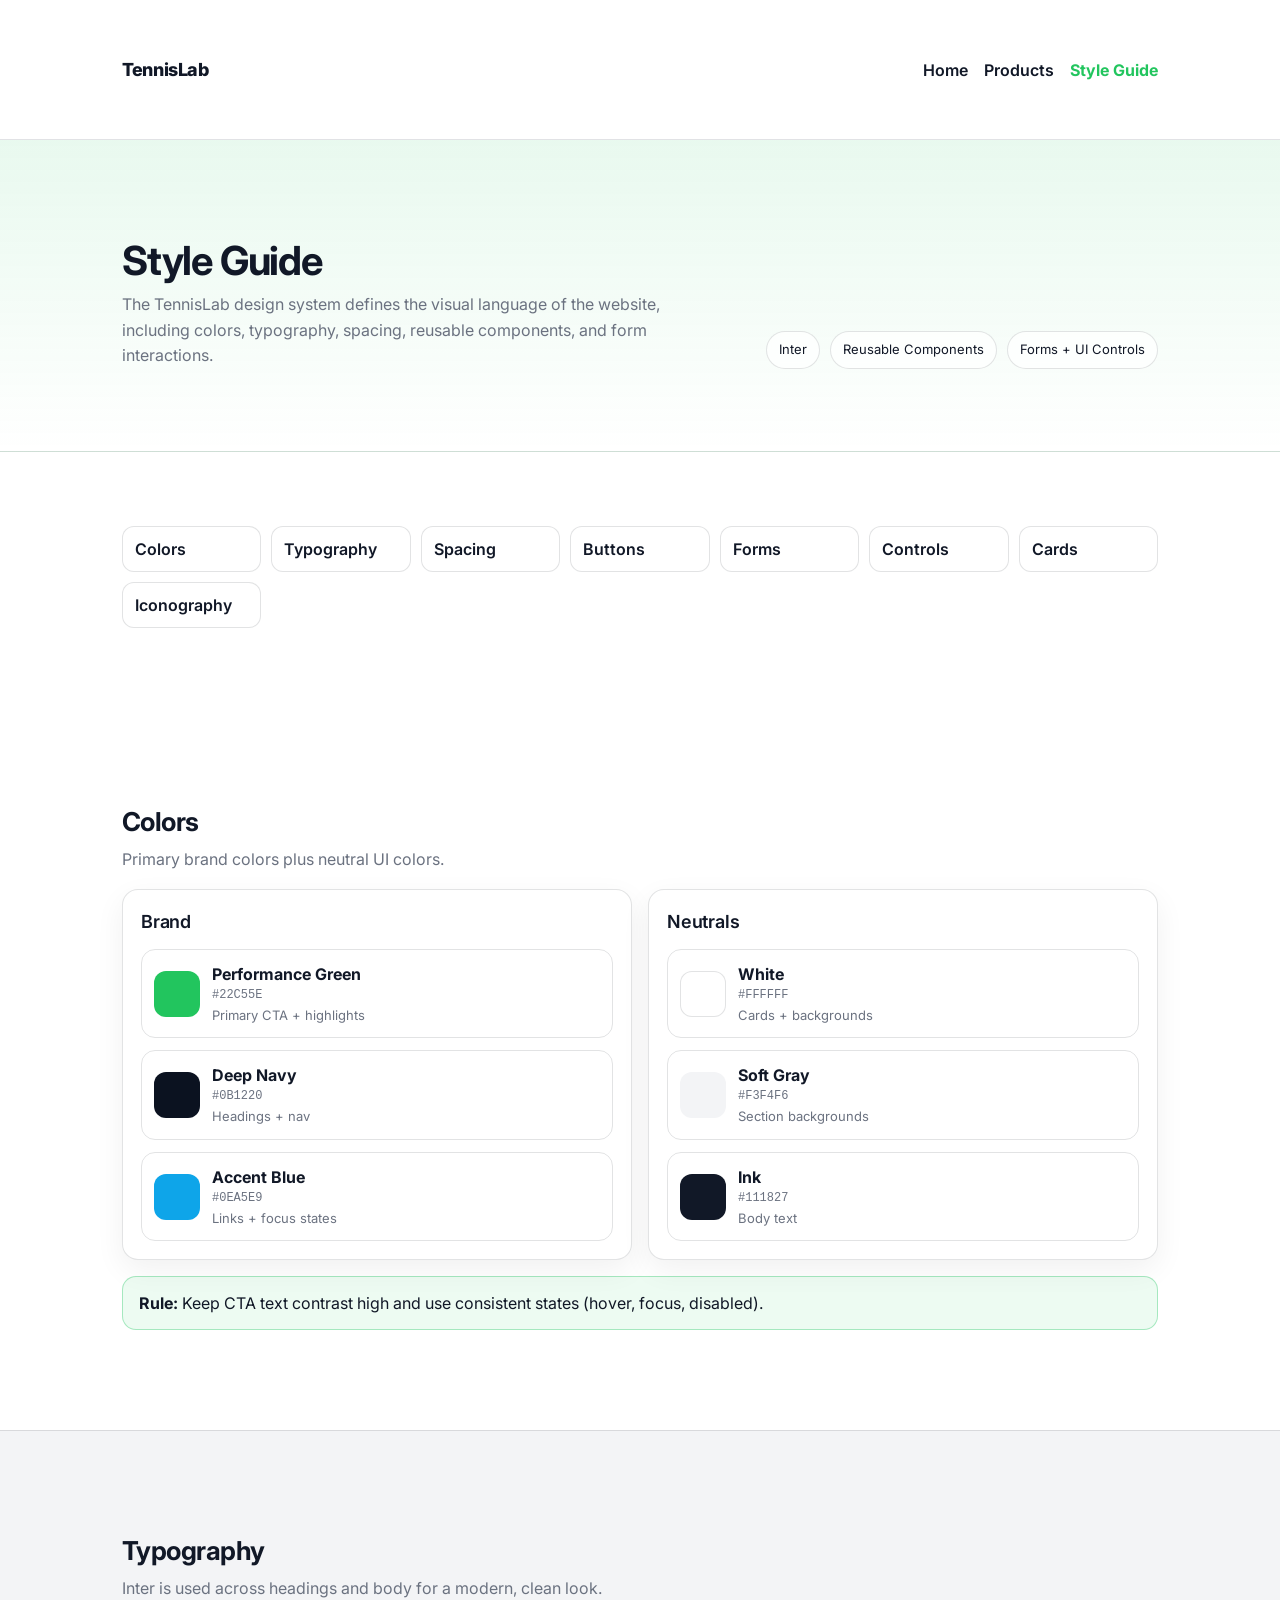
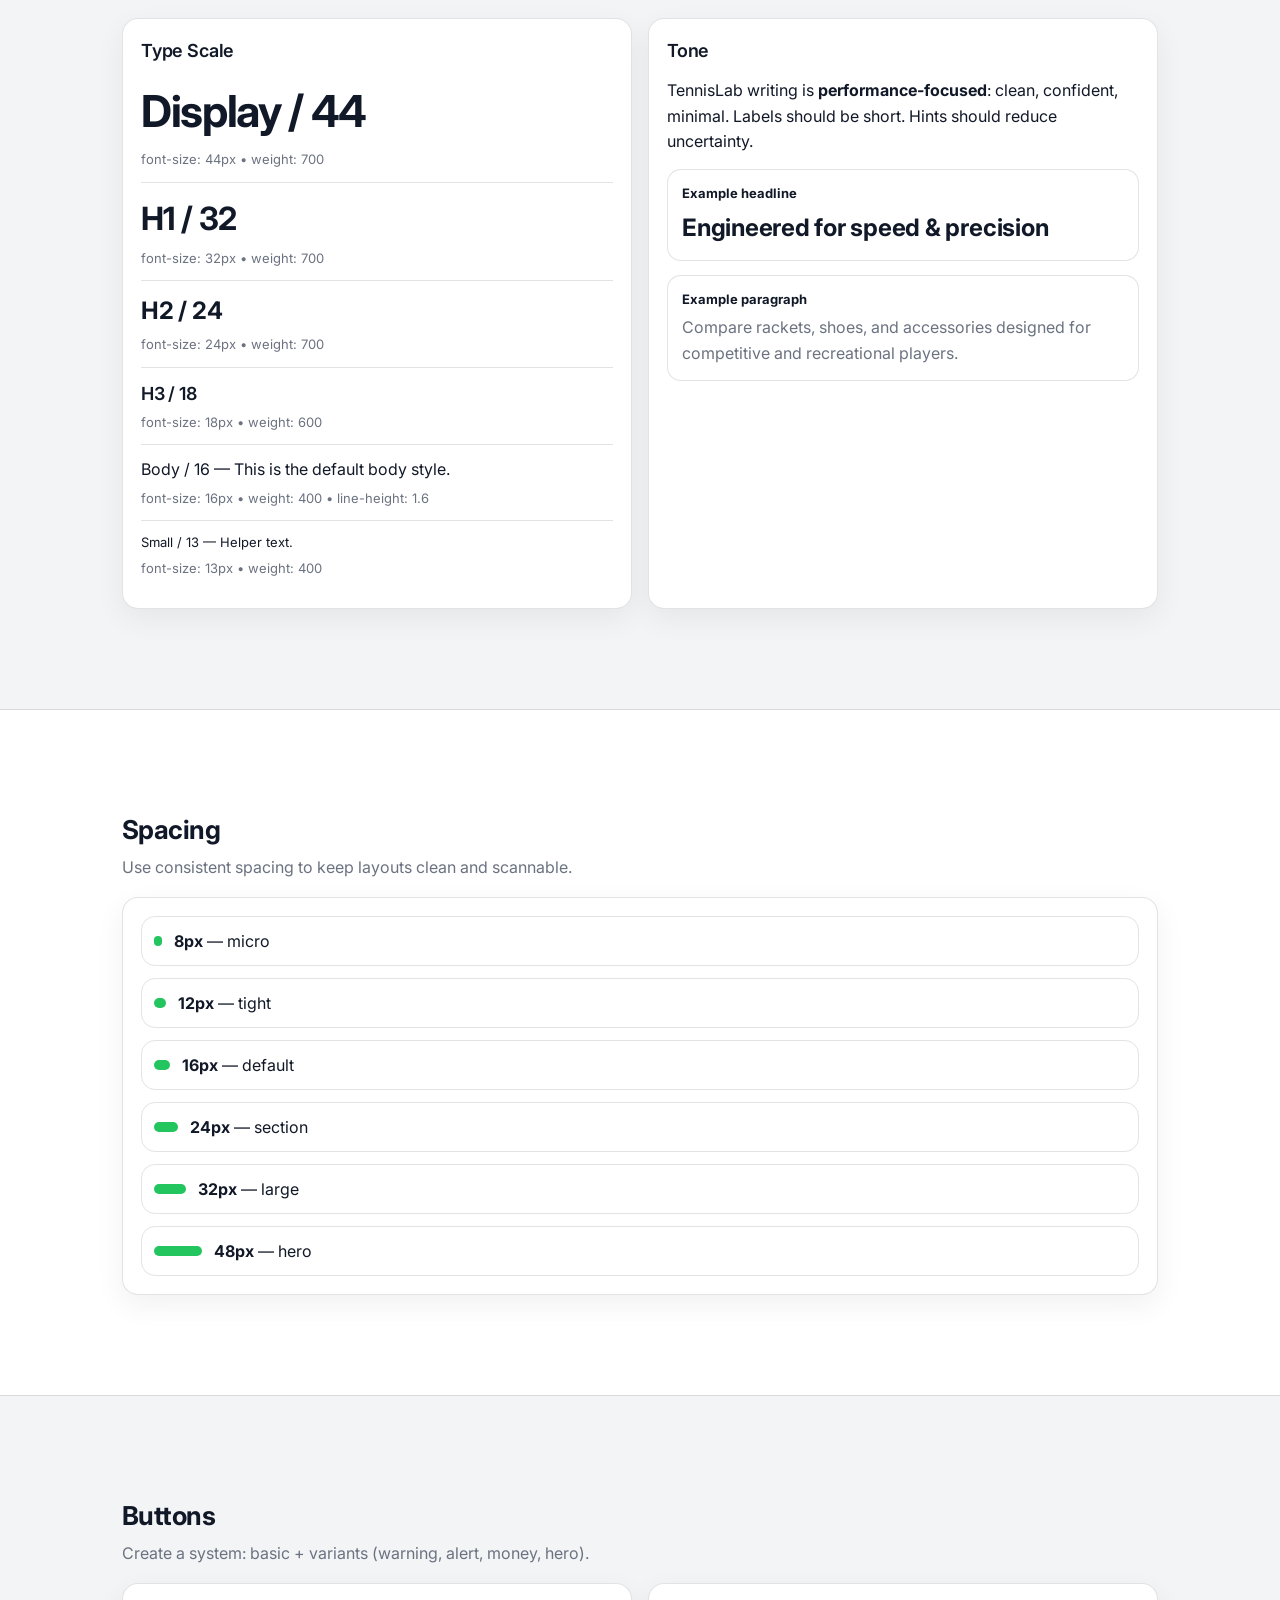
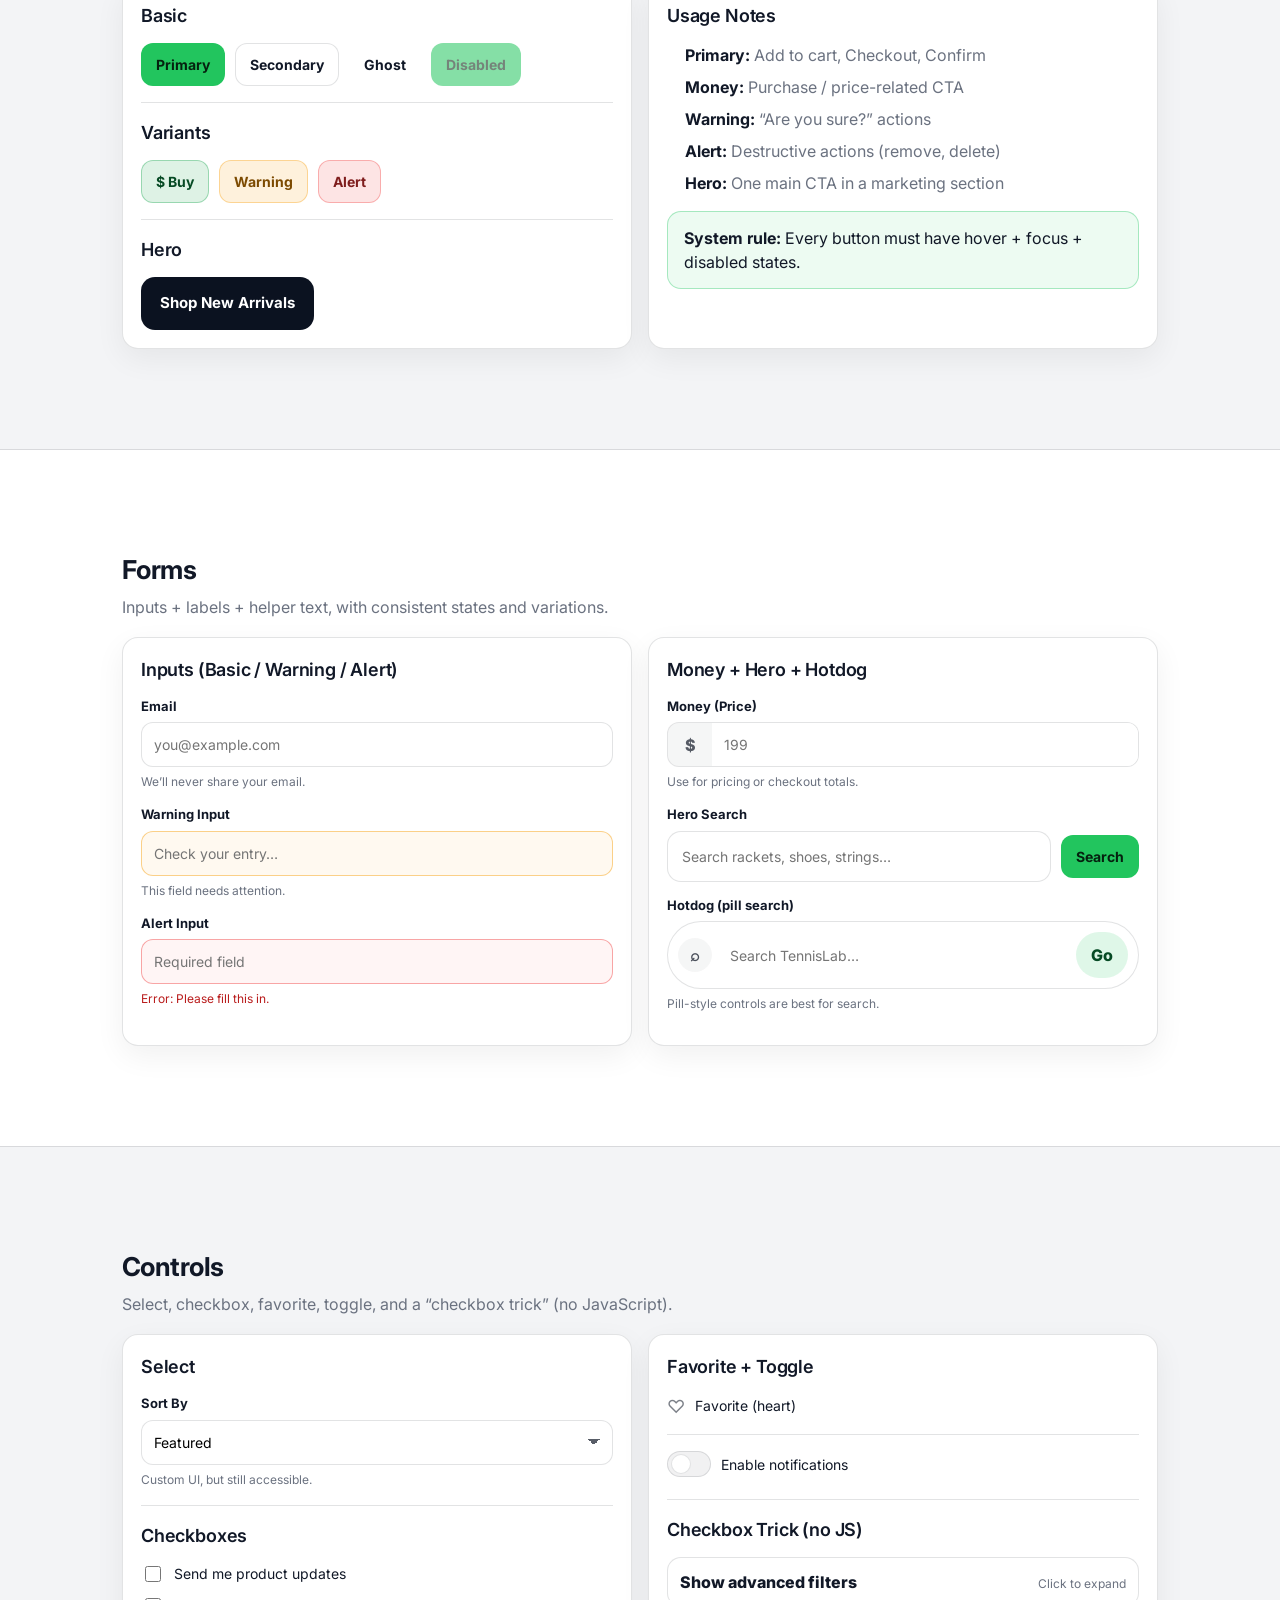
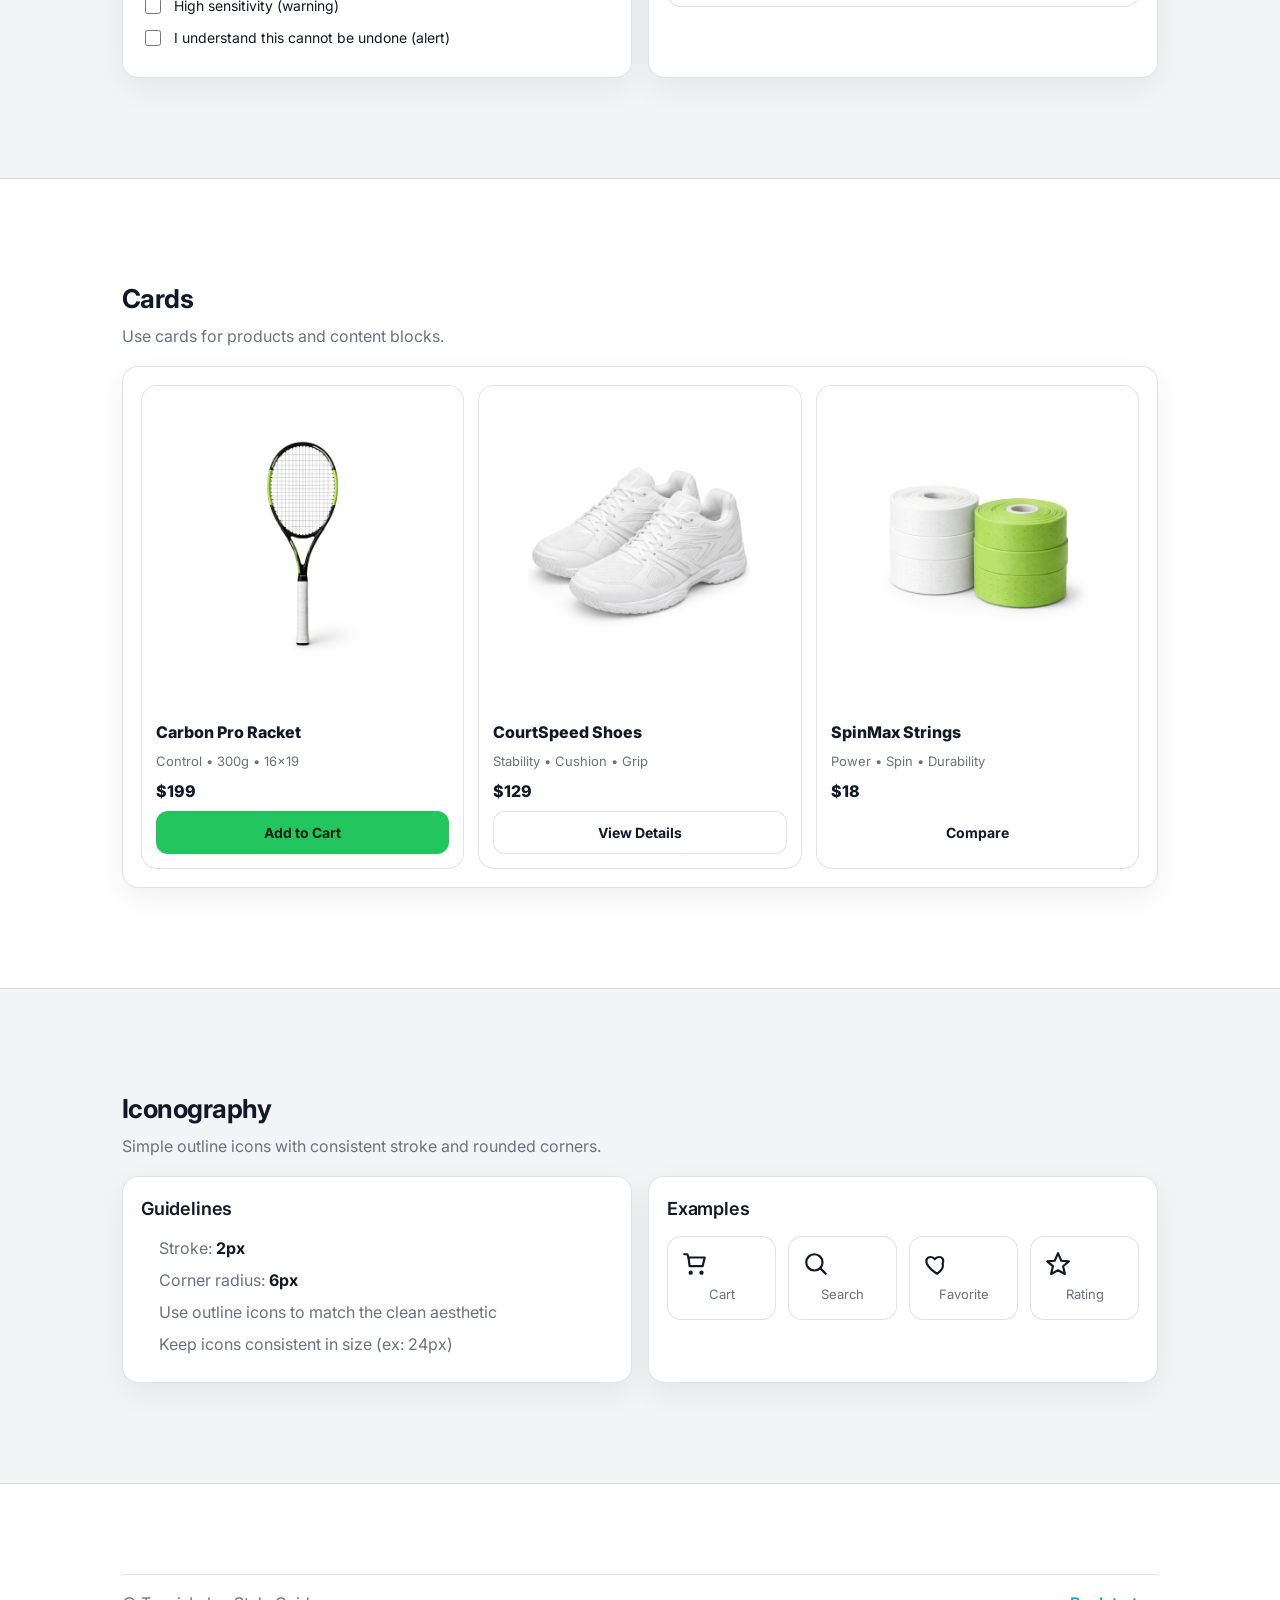
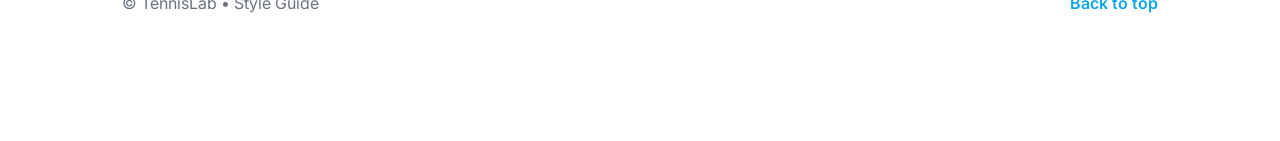
<file: Landing page/styleguide/index.html>
<!doctype html>
<html lang="en">
<head>
  <meta charset="UTF-8" />
  <meta name="viewport" content="width=device-width, initial-scale=1.0" />
  <title>TennisLab Style Guide</title>

  <link rel="preconnect" href="https://fonts.googleapis.com">
  <link rel="preconnect" href="https://fonts.gstatic.com" crossorigin>
  <link href="https://fonts.googleapis.com/css2?family=Inter:wght@400;600;700&display=swap" rel="stylesheet">

  <link rel="stylesheet" href="../reset.css">
  <link rel="stylesheet" href="../storetheme.css">
  <link rel="stylesheet" href="../style.css">
  <link rel="stylesheet" href="styleguide.css">
</head>

<body>

<header class="site-header">
  <div class="container nav">
    <a class="brand" href="../index.php">TennisLab</a>
    <nav class="nav-links">
      <a href="../index.php">Home</a>
      <a href="../products.php">Products</a>
      <a class="is-active" href="index.html">Style Guide</a>
    </nav>
  </div>
</header>

<main id="top" class="sg-main">

  <section class="sg-hero">
    <div class="container">
      <div class="sg-hero-inner">
        <div>
          <h1 class="sg-title">Style Guide</h1>
          <p class="sg-subtitle">
            The TennisLab design system defines the visual language of the website, including colors, typography, spacing, reusable components, and form interactions.
          </p>
        </div>
        <div class="sg-badges">
          <span class="sg-badge">Inter</span>
          <span class="sg-badge">Reusable Components</span>
          <span class="sg-badge">Forms + UI Controls</span>
        </div>
      </div>
    </div>
  </section>

  <section class="sg-jumplinks">
    <div class="container">
      <div class="sg-jumpgrid">
        <a class="sg-jump" href="#colors">Colors</a>
        <a class="sg-jump" href="#type">Typography</a>
        <a class="sg-jump" href="#spacing">Spacing</a>
        <a class="sg-jump" href="#buttons">Buttons</a>
        <a class="sg-jump" href="#forms">Forms</a>
        <a class="sg-jump" href="#controls">Controls</a>
        <a class="sg-jump" href="#cards">Cards</a>
        <a class="sg-jump" href="#icons">Iconography</a>
      </div>
    </div>
  </section>

  <section id="colors" class="sg-section">
    <div class="container">
      <header class="sg-section-header">
        <h2>Colors</h2>
        <p class="sg-muted">Primary brand colors plus neutral UI colors.</p>
      </header>

      <div class="sg-grid-2">
        <div class="sg-card">
          <h3 class="sg-h3">Brand</h3>
          <div class="sg-swatches">
            <div class="sg-swatch" style="--swatch:#22c55e;">
              <div class="sg-swatch-chip"></div>
              <div class="sg-swatch-meta">
                <div class="sg-swatch-name">Performance Green</div>
                <div class="sg-code">#22C55E</div>
                <div class="sg-note">Primary CTA + highlights</div>
              </div>
            </div>

            <div class="sg-swatch" style="--swatch:#0b1220;">
              <div class="sg-swatch-chip"></div>
              <div class="sg-swatch-meta">
                <div class="sg-swatch-name">Deep Navy</div>
                <div class="sg-code">#0B1220</div>
                <div class="sg-note">Headings + nav</div>
              </div>
            </div>

            <div class="sg-swatch" style="--swatch:#0ea5e9;">
              <div class="sg-swatch-chip"></div>
              <div class="sg-swatch-meta">
                <div class="sg-swatch-name">Accent Blue</div>
                <div class="sg-code">#0EA5E9</div>
                <div class="sg-note">Links + focus states</div>
              </div>
            </div>
          </div>
        </div>

        <div class="sg-card">
          <h3 class="sg-h3">Neutrals</h3>
          <div class="sg-swatches">
            <div class="sg-swatch" style="--swatch:#ffffff;">
              <div class="sg-swatch-chip is-outline"></div>
              <div class="sg-swatch-meta">
                <div class="sg-swatch-name">White</div>
                <div class="sg-code">#FFFFFF</div>
                <div class="sg-note">Cards + backgrounds</div>
              </div>
            </div>

            <div class="sg-swatch" style="--swatch:#f3f4f6;">
              <div class="sg-swatch-chip"></div>
              <div class="sg-swatch-meta">
                <div class="sg-swatch-name">Soft Gray</div>
                <div class="sg-code">#F3F4F6</div>
                <div class="sg-note">Section backgrounds</div>
              </div>
            </div>

            <div class="sg-swatch" style="--swatch:#111827;">
              <div class="sg-swatch-chip"></div>
              <div class="sg-swatch-meta">
                <div class="sg-swatch-name">Ink</div>
                <div class="sg-code">#111827</div>
                <div class="sg-note">Body text</div>
              </div>
            </div>
          </div>
        </div>
      </div>

      <div class="sg-callout">
        <strong>Rule:</strong> Keep CTA text contrast high and use consistent states (hover, focus, disabled).
      </div>
    </div>
  </section>

  <section id="type" class="sg-section sg-section-alt">
    <div class="container">
      <header class="sg-section-header">
        <h2>Typography</h2>
        <p class="sg-muted">Inter is used across headings and body for a modern, clean look.</p>
      </header>

      <div class="sg-grid-2">
        <div class="sg-card">
          <h3 class="sg-h3">Type Scale</h3>

          <div class="sg-type-row">
            <div class="sg-type-sample sg-display">Display / 44</div>
            <div class="sg-type-meta">font-size: 44px • weight: 700</div>
          </div>

          <div class="sg-type-row">
            <div class="sg-type-sample sg-h1">H1 / 32</div>
            <div class="sg-type-meta">font-size: 32px • weight: 700</div>
          </div>

          <div class="sg-type-row">
            <div class="sg-type-sample sg-h2">H2 / 24</div>
            <div class="sg-type-meta">font-size: 24px • weight: 700</div>
          </div>

          <div class="sg-type-row">
            <div class="sg-type-sample sg-h3">H3 / 18</div>
            <div class="sg-type-meta">font-size: 18px • weight: 600</div>
          </div>

          <div class="sg-type-row">
            <div class="sg-type-sample sg-body">Body / 16 — This is the default body style.</div>
            <div class="sg-type-meta">font-size: 16px • weight: 400 • line-height: 1.6</div>
          </div>

          <div class="sg-type-row">
            <div class="sg-type-sample sg-small">Small / 13 — Helper text.</div>
            <div class="sg-type-meta">font-size: 13px • weight: 400</div>
          </div>
        </div>

        <div class="sg-card">
          <h3 class="sg-h3">Tone</h3>
          <p class="sg-body">
            TennisLab writing is <strong>performance-focused</strong>: clean, confident, minimal.
            Labels should be short. Hints should reduce uncertainty.
          </p>

          <div class="sg-example">
            <div class="sg-label">Example headline</div>
            <div class="sg-h2">Engineered for speed &amp; precision</div>
          </div>

          <div class="sg-example">
            <div class="sg-label">Example paragraph</div>
            <p class="sg-body sg-muted">
              Compare rackets, shoes, and accessories designed for competitive and recreational players.
            </p>
          </div>
        </div>
      </div>
    </div>
  </section>

  <section id="spacing" class="sg-section">
    <div class="container">
      <header class="sg-section-header">
        <h2>Spacing</h2>
        <p class="sg-muted">Use consistent spacing to keep layouts clean and scannable.</p>
      </header>

      <div class="sg-card">
        <div class="sg-spacing-grid">
          <div class="sg-space"><div class="sg-space-bar" style="width:8px;"></div><div class="sg-space-meta"><strong>8px</strong> — micro</div></div>
          <div class="sg-space"><div class="sg-space-bar" style="width:12px;"></div><div class="sg-space-meta"><strong>12px</strong> — tight</div></div>
          <div class="sg-space"><div class="sg-space-bar" style="width:16px;"></div><div class="sg-space-meta"><strong>16px</strong> — default</div></div>
          <div class="sg-space"><div class="sg-space-bar" style="width:24px;"></div><div class="sg-space-meta"><strong>24px</strong> — section</div></div>
          <div class="sg-space"><div class="sg-space-bar" style="width:32px;"></div><div class="sg-space-meta"><strong>32px</strong> — large</div></div>
          <div class="sg-space"><div class="sg-space-bar" style="width:48px;"></div><div class="sg-space-meta"><strong>48px</strong> — hero</div></div>
        </div>
      </div>
    </div>
  </section>

  <section id="buttons" class="sg-section sg-section-alt">
    <div class="container">
      <header class="sg-section-header">
        <h2>Buttons</h2>
        <p class="sg-muted">Create a system: basic + variants (warning, alert, money, hero).</p>
      </header>

      <div class="sg-grid-2">
        <div class="sg-card">
          <h3 class="sg-h3">Basic</h3>
          <div class="sg-row">
            <button class="sg-btn sg-btn-primary" type="button">Primary</button>
            <button class="sg-btn sg-btn-secondary" type="button">Secondary</button>
            <button class="sg-btn sg-btn-ghost" type="button">Ghost</button>
            <button class="sg-btn sg-btn-primary" type="button" disabled>Disabled</button>
          </div>

          <div class="sg-divider"></div>

          <h3 class="sg-h3">Variants</h3>
          <div class="sg-row">
            <button class="sg-btn sg-btn-money" type="button">$ Buy</button>
            <button class="sg-btn sg-btn-warning" type="button">Warning</button>
            <button class="sg-btn sg-btn-danger" type="button">Alert</button>
          </div>

          <div class="sg-divider"></div>

          <h3 class="sg-h3">Hero</h3>
          <div class="sg-row">
            <button class="sg-btn sg-btn-hero" type="button">Shop New Arrivals</button>
          </div>
        </div>

        <div class="sg-card">
          <h3 class="sg-h3">Usage Notes</h3>
          <ul class="sg-list">
            <li><strong>Primary:</strong> Add to cart, Checkout, Confirm</li>
            <li><strong>Money:</strong> Purchase / price-related CTA</li>
            <li><strong>Warning:</strong> “Are you sure?” actions</li>
            <li><strong>Alert:</strong> Destructive actions (remove, delete)</li>
            <li><strong>Hero:</strong> One main CTA in a marketing section</li>
          </ul>

          <div class="sg-callout">
            <strong>System rule:</strong> Every button must have hover + focus + disabled states.
          </div>
        </div>
      </div>
    </div>
  </section>

  <section id="forms" class="sg-section">
    <div class="container">
      <header class="sg-section-header">
        <h2>Forms</h2>
        <p class="sg-muted">Inputs + labels + helper text, with consistent states and variations.</p>
      </header>

      <div class="sg-grid-2">
        <div class="sg-card">
          <h3 class="sg-h3">Inputs (Basic / Warning / Alert)</h3>

          <label class="sg-field">
            <span class="sg-label">Email</span>
            <input class="sg-input" type="email" placeholder="you@example.com" />
            <span class="sg-help">We’ll never share your email.</span>
          </label>

          <label class="sg-field">
            <span class="sg-label">Warning Input</span>
            <input class="sg-input sg-input-warning" type="text" placeholder="Check your entry…" />
            <span class="sg-help">This field needs attention.</span>
          </label>

          <label class="sg-field">
            <span class="sg-label">Alert Input</span>
            <input class="sg-input sg-input-danger" type="text" placeholder="Required field" />
            <span class="sg-help sg-help-danger">Error: Please fill this in.</span>
          </label>
        </div>

        <div class="sg-card">
          <h3 class="sg-h3">Money + Hero + Hotdog</h3>

          <label class="sg-field">
            <span class="sg-label">Money (Price)</span>
            <div class="sg-money">
              <span class="sg-money-prefix">$</span>
              <input class="sg-input sg-input-money" type="number" placeholder="199" />
            </div>
            <span class="sg-help">Use for pricing or checkout totals.</span>
          </label>

          <div class="sg-field">
            <span class="sg-label">Hero Search</span>
            <div class="sg-hero-input">
              <input class="sg-input sg-input-hero" type="text" placeholder="Search rackets, shoes, strings…" />
              <button class="sg-btn sg-btn-primary" type="button">Search</button>
            </div>
          </div>

          <div class="sg-field">
            <span class="sg-label">Hotdog (pill search)</span>
            <div class="sg-hotdog">
              <span class="sg-hotdog-icon" aria-hidden="true">⌕</span>
              <input class="sg-hotdog-input" type="text" placeholder="Search TennisLab…" />
              <button class="sg-hotdog-btn" type="button">Go</button>
            </div>
            <span class="sg-help">Pill-style controls are best for search.</span>
          </div>
        </div>
      </div>
    </div>
  </section>

  <section id="controls" class="sg-section sg-section-alt">
    <div class="container">
      <header class="sg-section-header">
        <h2>Controls</h2>
        <p class="sg-muted">Select, checkbox, favorite, toggle, and a “checkbox trick” (no JavaScript).</p>
      </header>

      <div class="sg-grid-2">
        <div class="sg-card">
          <h3 class="sg-h3">Select</h3>

          <label class="sg-field">
            <span class="sg-label">Sort By</span>
            <div class="sg-select">
              <select class="sg-select-native">
                <option>Featured</option>
                <option>Price: Low to High</option>
                <option>Price: High to Low</option>
                <option>Newest</option>
                <option>Rating</option>
              </select>
            </div>
            <span class="sg-help">Custom UI, but still accessible.</span>
          </label>

          <div class="sg-divider"></div>

          <h3 class="sg-h3">Checkboxes</h3>
          <label class="sg-check">
            <input type="checkbox" />
            <span>Send me product updates</span>
          </label>

          <label class="sg-check sg-check-warning">
            <input type="checkbox" />
            <span>High sensitivity (warning)</span>
          </label>

          <label class="sg-check sg-check-danger">
            <input type="checkbox" />
            <span>I understand this cannot be undone (alert)</span>
          </label>
        </div>

        <div class="sg-card">
          <h3 class="sg-h3">Favorite + Toggle</h3>

          <label class="sg-favorite">
            <input class="sg-favorite-input" type="checkbox" />
            <span class="sg-favorite-heart" aria-hidden="true"></span>
            <span>Favorite (heart)</span>
          </label>

          <div class="sg-divider"></div>

          <label class="sg-toggle">
            <input class="sg-toggle-input" type="checkbox" />
            <span class="sg-toggle-ui" aria-hidden="true"></span>
            <span>Enable notifications</span>
          </label>

          <div class="sg-divider"></div>

          <h3 class="sg-h3">Checkbox Trick (no JS)</h3>
          <div class="sg-trick">
            <input class="sg-trick-input" id="trick" type="checkbox" />
            <label class="sg-trick-label" for="trick">
              <span class="sg-trick-title">Show advanced filters</span>
              <span class="sg-trick-hint">Click to expand</span>
            </label>

            <div class="sg-trick-panel">
              <div class="sg-trick-grid">
                <label class="sg-field" style="margin:0;">
                  <span class="sg-label">Min Price</span>
                  <div class="sg-money">
                    <span class="sg-money-prefix">$</span>
                    <input class="sg-input" type="number" placeholder="50" />
                  </div>
                </label>

                <label class="sg-field" style="margin:0;">
                  <span class="sg-label">Level</span>
                  <div class="sg-select">
                    <select class="sg-select-native">
                      <option>All</option>
                      <option>Beginner</option>
                      <option>Intermediate</option>
                      <option>Advanced</option>
                    </select>
                  </div>
                </label>
              </div>

              <div class="sg-row" style="margin-top:12px;">
                <button class="sg-btn sg-btn-secondary" type="button">Reset</button>
                <button class="sg-btn sg-btn-primary" type="button">Apply</button>
              </div>
            </div>
          </div>

        </div>
      </div>
    </div>
  </section>

 <section id="cards" class="sg-section">
  <div class="container">
    <header class="sg-section-header">
      <h2>Cards</h2>
      <p class="sg-muted">Use cards for products and content blocks.</p>
    </header>

    <div class="sg-card">
      <div class="sg-cards">

        <article class="sg-product">
          <div class="sg-product-media">
            <img src="../images/racket.jpg" alt="Carbon Pro Racket">
          </div>

          <div class="sg-product-body">
            <div class="sg-product-title">Carbon Pro Racket</div>
            <div class="sg-product-meta">Control • 300g • 16×19</div>
            <div class="sg-product-price">$199</div>

            <button class="sg-btn sg-btn-primary" type="button">
              Add to Cart
            </button>
          </div>
        </article>

        <article class="sg-product">
          <div class="sg-product-media">
            <img src="../images/shoes.jpg" alt="CourtSpeed Shoes">
          </div>

          <div class="sg-product-body">
            <div class="sg-product-title">CourtSpeed Shoes</div>
            <div class="sg-product-meta">Stability • Cushion • Grip</div>
            <div class="sg-product-price">$129</div>

            <button class="sg-btn sg-btn-secondary" type="button">
              View Details
            </button>
          </div>
        </article>

        <article class="sg-product">
          <div class="sg-product-media">
            <img src="../images/grip.jpg" alt="SpinMax Strings">
          </div>

          <div class="sg-product-body">
            <div class="sg-product-title">SpinMax Strings</div>
            <div class="sg-product-meta">Power • Spin • Durability</div>
            <div class="sg-product-price">$18</div>

            <button class="sg-btn sg-btn-ghost" type="button">
              Compare
            </button>
          </div>
        </article>

      </div>
    </div>
  </div>
</section>

  <section id="icons" class="sg-section sg-section-alt">
    <div class="container">
      <header class="sg-section-header">
        <h2>Iconography</h2>
        <p class="sg-muted">Simple outline icons with consistent stroke and rounded corners.</p>
      </header>

      <div class="sg-grid-2">
        <div class="sg-card">
          <h3 class="sg-h3">Guidelines</h3>
          <ul class="sg-list">
            <li>Stroke: <strong>2px</strong></li>
            <li>Corner radius: <strong>6px</strong></li>
            <li>Use outline icons to match the clean aesthetic</li>
            <li>Keep icons consistent in size (ex: 24px)</li>
          </ul>
        </div>

        <div class="sg-card">
          <h3 class="sg-h3">Examples</h3>
          <div class="sg-icons">
            <div class="sg-icon">
              <svg viewBox="0 0 24 24" aria-hidden="true">
                <path d="M6 6h15l-2 8H7L6 6Z"></path>
                <path d="M6 6 5 3H2"></path>
                <path d="M8 21a1 1 0 1 0 0-2 1 1 0 0 0 0 2Z"></path>
                <path d="M18 21a1 1 0 1 0 0-2 1 1 0 0 0 0 2Z"></path>
              </svg>
              <div class="sg-small sg-muted">Cart</div>
            </div>

            <div class="sg-icon">
              <svg viewBox="0 0 24 24" aria-hidden="true">
                <path d="M10.5 18a7.5 7.5 0 1 1 0-15 7.5 7.5 0 0 1 0 15Z"></path>
                <path d="M16.5 16.5 21 21"></path>
              </svg>
              <div class="sg-small sg-muted">Search</div>
            </div>

            <div class="sg-icon">
              <svg viewBox="0 0 24 24" aria-hidden="true">
                <path d="M12 21s-7-4.5-9.2-9C1 8 3.2 5.5 6.2 5.5c1.8 0 3.1 1 3.8 2 .7-1 2-2 3.8-2 3 0 5.2 2.5 3.4 6.5C19 16.5 12 21 12 21Z"></path>
              </svg>
              <div class="sg-small sg-muted">Favorite</div>
            </div>

            <div class="sg-icon">
              <svg viewBox="0 0 24 24" aria-hidden="true">
                <path d="M12 2l3 7 7 .6-5.3 4.5 1.7 7.1L12 17.8 5.6 21.2 7.3 14 2 9.6 9 9l3-7Z"></path>
              </svg>
              <div class="sg-small sg-muted">Rating</div>
            </div>
          </div>
        </div>
      </div>
    </div>
  </section>

  <footer class="sg-footer">
    <div class="container">
      <div class="sg-footer-inner">
        <div class="sg-muted">© TennisLab • Style Guide</div>
        <a class="sg-link" href="#top">Back to top</a>
      </div>
    </div>
  </footer>

</main>
</body>
</html>
</file>
<file: storetheme.css>
:root{
  --bg:#ffffff;
  --alt:#A1F5A1;
  --text:#0f172a;
  --muted:#475569;
  --border: rgba(15, 23, 42, 0.12);
  --shadow: 0 12px 30px rgba(15, 23, 42, 0.08);
  --radius:16px;
}

body{
  font-family: Inter, system-ui, -apple-system, Segoe UI, Roboto, Arial, sans-serif;
  color: var(--text);
  background: var(--bg);
  line-height: 1.5;
}

.container{
  width: min(1100px, 92vw);
  margin: 0 auto;
}

.muted{
  color: var(--muted);
}

.sr-only{
  position:absolute;
  width:1px;
  height:1px;
  padding:0;
  margin:-1px;
  overflow:hidden;
  clip:rect(0,0,0,0);
  white-space:nowrap;
  border:0;
}
</file>
<file: style.css>
.btn{
  display:inline-flex;
  align-items:center;
  justify-content:center;
  padding:12px 16px;
  border-radius:999px;
  border:1px solid var(--text);
  background:var(--text);
  color:#fff;
  font-weight:600;
  cursor:pointer;
}

.btn--ghost{
  background:transparent;
  color:var(--text);
}

.btn--small{
  padding:10px 14px;
  font-size:14px;
}

.link{
  font-weight:600;
}




.site-header{
  position:sticky;
  top:0;
  z-index:50;
  background:rgba(255,255,255,0.85);
  backdrop-filter: blur(12px);
  border-bottom:1px solid var(--border);
}

.nav{
  display:flex;
  align-items:center;
  justify-content:space-between;
  gap:16px;
  padding:14px 0;
}

.brand{
  font-weight:800;
  letter-spacing:-0.02em;
  font-size:18px;
}

.nav-links{
  display:flex;
  gap:16px;
  align-items:center;
}

.nav-links a{
  font-weight:600;
}

.nav-toggle{
  display:none;
  border:1px solid var(--border);
  background:#fff;
  padding:10px 12px;
  border-radius:10px;
  cursor:pointer;
}




.hero{
  padding:56px 0;
  background: linear-gradient(180deg, var(--alt), rgba(238,248,251,0));
}

.hero-grid{
  display:grid;
  grid-template-columns:1.2fr 0.8fr;
  gap:28px;
  align-items:start;
}

.pill{
  display:inline-block;
  padding:8px 12px;
  border-radius:999px;
  background:#fff;
  border:1px solid var(--border);
  font-weight:600;
  font-size:14px;
}

.hero h1{
  margin:14px 0 10px;
  font-size:clamp(30px,4vw,44px);
  line-height:1.1;
  letter-spacing:-0.03em;
}

.hero-actions{
  display:flex;
  gap:12px;
  flex-wrap:wrap;
  margin-top:18px;
}

.hero-stats{
  display:flex;
  gap:18px;
  flex-wrap:wrap;
  margin-top:18px;
}

.stat{
  background:#fff;
  border:1px solid var(--border);
  border-radius:14px;
  padding:10px 12px;
  min-width:150px;
}

.stat strong{
  display:block;
  font-size:18px;
}

.stat span{
  color:var(--muted);
  font-size:13px;
}




.section{
  padding:56px 0;
}

.section--alt{
  background:var(--alt);
}

.section-head{
  margin-bottom:18px;
}

.section-head h2{
  margin-bottom:8px;
  font-size:26px;
  letter-spacing:-0.02em;
}

.grid{
  display:grid;
  gap:16px;
}

.cards{
  grid-template-columns:repeat(3,1fr);
}

.card{
  background:#fff;
  border:1px solid var(--border);
  border-radius:var(--radius);
  overflow:hidden;
  box-shadow:0 6px 18px rgba(15,23,42,0.06);
}

.thumb{
  height:150px;
  background:rgba(15,23,42,0.06);
}

.thumb-img{
  width: 100%;
  height: 220px;
  object-fit: cover;
  display: block;
}

.card-body{
  padding:16px;
}

.card-row{
  display:flex;
  justify-content:space-between;
  align-items:center;
  margin-top:12px;
}

.price{
  font-weight:700;
}



.product-single{
  display:grid;
  grid-template-columns:1fr 1fr;
  gap:32px;
  background:#fff;
  border:1px solid var(--border);
  border-radius:16px;
  padding:24px;
}

.main-product-image{
  width:100%;
  height:420px;
  object-fit:contain;
  background:#f3f3f3;
  border-radius:16px;
}

.thumb-row{
  display:flex;
  gap:10px;
  margin-top:12px;
}

.thumb-row img{
  width:70px;
  height:70px;
  object-fit:cover;
  border-radius:10px;
  border:1px solid var(--border);
}

.product-title{
  font-size:36px;
  font-weight:800;
  margin-bottom:8px;
}

.product-form{
  display:grid;
  gap:14px;
  max-width:280px;
}

.form-group{
  display:grid;
  gap:6px;
}

.form-group select{
  padding:10px;
  border-radius:10px;
  border:1px solid var(--border);
}




.feature{
  border-radius:var(--radius);
  box-shadow:var(--shadow);
  overflow:hidden;
}

.feature img{
  width: 100%;
  height: 280px;
  object-fit: cover;
}

.two-col{
  display:grid;
  grid-template-columns:1.2fr 0.8fr;
  gap:18px;
}

.about-card{
  background:#fff;
  border:1px solid var(--border);
  border-radius:var(--radius);
  padding:18px;
  box-shadow:var(--shadow);
}




.cart-box,
.checkout-box,
.confirm-box{
  max-width:760px;
  margin:auto;
  background:#fff;
  border:1px solid rgba(17,24,39,.12);
  border-radius:16px;
  padding:24px;
  box-shadow:0 10px 30px rgba(0,0,0,.06);
}

.cart-item{
  display:flex;
  justify-content:space-between;
  align-items:center;
  gap:16px;
  padding:16px 0;
  border-bottom:1px solid rgba(17,24,39,.12);
}

.cart-item img{
  width:80px;
  height:80px;
  object-fit:cover;
  border-radius:10px;
}

.cart-total{
  display:flex;
  justify-content:space-between;
  font-size:18px;
  padding-top:12px;
}




.form-stack{
  display:grid;
  gap:16px;
}

.form-stack label{
  display:grid;
  gap:8px;
  font-weight:600;
}

.form-stack input{
  padding:12px 14px;
  border:1px solid rgba(17,24,39,.12);
  border-radius:12px;
  font:inherit;
}

.form-stack input:focus{
  outline:none;
  border-color:rgba(14,165,233,.55);
  box-shadow:0 0 0 4px rgba(14,165,233,.12);
}




.site-footer{
  border-top:1px solid var(--border);
  padding:28px 0;
}

.footer-grid{
  display:grid;
  grid-template-columns:1.2fr 0.8fr;
  gap:16px;
}

.confirm-box{
  text-align:center;
}




@media (max-width:860px){

  .hero-grid,
  .two-col,
  .product-single{
    grid-template-columns:1fr;
  }

  .cards{
    grid-template-columns:1fr;
  }

  .nav-toggle{
    display:block;
  }

  .nav-links{
    display:none;
    position:absolute;
    right:4vw;
    top:60px;
    background:#fff;
    border:1px solid var(--border);
    border-radius:14px;
    padding:10px;
    flex-direction:column;
    min-width:200px;
    box-shadow:var(--shadow);
  }

  .nav-links.open{
    display:flex;
  }

  .footer-grid{
    grid-template-columns:1fr;
  }
}

.nav-wrap{
  max-width:1200px;
  margin:auto;
  padding:24px 32px;
  display:flex;
  justify-content:space-between;
  align-items:center;
}

.container{
  max-width:1100px;
  margin:auto;
  padding:56px 32px;
}

.page-title{
  font-size:48px;
  margin:0 0 10px;
  font-weight:800;
}

.page-subtitle{
  color:#5b657a;
  margin-bottom:28px;
}

.cart-list{
  display:grid;
  gap:20px;
}

.cart-item{
  display:grid;
  grid-template-columns:180px 1fr auto;
  gap:20px;
  align-items:center;
  background:#fff;
  border:1px solid #ddd;
  border-radius:24px;
  padding:20px;
}

.cart-item img{
  width:100%;
  height:160px;
  object-fit:contain;
  background:#f3f3f3;
  border-radius:16px;
}

.cart-info{
  display:grid;
  gap:8px;
}

.cart-name{
  font-size:24px;
  font-weight:800;
  margin:0 0 8px;
}

.cart-desc{
  color:#5b657a;
  margin:0 0 10px;
  line-height:1.5;
}

.cart-price,
.cart-option{
  font-weight:700;
  margin:4px 0;
}

.cart-update-form{
  display:flex;
  gap:10px;
  align-items:end;
  flex-wrap:wrap;
  margin-top:8px;
}

.cart-update-form label{
  font-weight:700;
}

.cart-update-form select{
  padding:10px 12px;
  border:1px solid var(--border);
  border-radius:10px;
}

.cart-side{
  display:grid;
  gap:10px;
  justify-items:end;
}

.cart-line-total{
  font-size:22px;
  font-weight:800;
  margin:0;
}

.remove-link{
  text-decoration:none;
  color:#b00020;
  font-weight:700;
}

.cart-summary{
  margin-top:28px;
  background:#fff;
  border:1px solid #ddd;
  border-radius:24px;
  padding:24px;
  display:flex;
  justify-content:space-between;
  align-items:center;
  flex-wrap:wrap;
  gap:16px;
}

.summary-lines p{
  margin:6px 0;
}

.total{
  font-size:28px;
  font-weight:800;
  margin:0;
}

.button{
  display:inline-block;
  background:#071633;
  color:#fff;
  text-decoration:none;
  padding:16px 28px;
  border-radius:999px;
  font-weight:700;
  border:none;
  cursor:pointer;
}

.empty-cart{
  background:#fff;
  border:1px solid #ddd;
  border-radius:24px;
  padding:32px;
}

.footer-wrap{
  max-width:1200px;
  margin:auto;
  padding:32px;
  display:flex;
  justify-content:space-between;
  gap:24px;
  flex-wrap:wrap;
}

.footer-brand{
  font-size:16px;
  font-weight:800;
  margin-bottom:10px;
}

.footer-text{
  color:#5b657a;
  margin:0;
}

@media (max-width:800px){
  .cart-item{
    grid-template-columns:1fr;
  }

  .cart-side{
    justify-items:start;
  }
}


.checkout-layout{
  display:grid;
  grid-template-columns:1.1fr 0.9fr;
  gap:24px;
  align-items:start;
}

.checkout-title{
  font-size:24px;
  font-weight:800;
  margin:0 0 16px;
}

.cart-qty{
  font-weight:700;
  margin:4px 0;
}

@media (max-width:860px){
  .checkout-layout{
    grid-template-columns:1fr;
  }
}



.product-controls {
  margin: 24px 0;
  display: grid;
  gap: 12px;
}

.search-input,
.sort-select {
  max-width: 320px;
  padding: 10px;
}

.filter-buttons {
  display: flex;
  gap: 8px;
  flex-wrap: wrap;
}

.filter-btn {
  padding: 8px 12px;
  cursor: pointer;
}

.filter-btn.active {
  font-weight: 700;
}

.product-grid {
  display: grid;
  grid-template-columns: repeat(auto-fit, minmax(220px, 1fr));
  gap: 24px;
}

.product-card {
  border: 1px solid #e5e7eb;
  border-radius: 16px;
  padding: 16px;
  background: white;
}

.product-card img {
  width: 100%;
  height: 220px;
  object-fit: contain;
  display: block;
  margin-bottom: 12px;
}

.product-card h3 {
  margin: 0 0 6px;
}

.product-card p {
  margin: 0;
  font-weight: 700;
}


.product-card {
  text-decoration: none;
  color: inherit;
  display: block;
  transition: transform 0.2s ease;
}

.product-card:hover {
  transform: translateY(-4px);
}




.admin-page {
  max-width: 1100px !important;
  margin: 0 auto !important;
  padding: 40px 24px !important;
}

.admin-page textarea {
  min-height: 100px;
  padding: 12px 14px;
  border: 1px solid rgba(17,24,39,.12);
  border-radius: 12px;
  font: inherit;
}

.admin-page .product-grid {
  display: grid !important;
  grid-template-columns: repeat(auto-fit, minmax(220px, 1fr)) !important;
  gap: 24px !important;
}

.admin-page .product-card img {
  width: 100% !important;
  height: 180px !important;
  object-fit: contain !important;
}

.admin-page .product-card {
  border: 1px solid #e5e7eb;
  border-radius: 16px;
  padding: 16px;
  background: white;
}

.admin-page button.btn {
  margin-top: 16px;
}



.admin-submit-btn {
  display: inline-block !important;
  width: fit-content !important;
  background: #071633 !important;
  color: white !important;
  padding: 14px 24px !important;
  border-radius: 999px !important;
  font-weight: 700 !important;
  border: none !important;
  margin-top: 20px !important;
  cursor: pointer !important;
}



.admin-page .product-card {
  min-height: 430px !important;
  display: flex !important;
  flex-direction: column !important;
}

.admin-page .admin-actions {
  display: flex !important;
  gap: 10px !important;
  margin-top: 16px !important;
}

.admin-page .admin-actions .btn {
  display: inline-block !important;
  background: #071633 !important;
  color: #fff !important;
  padding: 10px 16px !important;
  border-radius: 999px !important;
  text-decoration: none !important;
  font-size: 14px !important;
}
</file>
<file: styleguide.css>
:root{
  --sg-bg: #ffffff;
  --sg-alt: #f3f4f6;
  --sg-text: #111827;
  --sg-muted: #6b7280;
  --sg-border: rgba(17,24,39,.12);

  --sg-primary: #22c55e;
  --sg-navy: #0b1220;
  --sg-link: #0ea5e9;

  --sg-warning: #f59e0b;
  --sg-danger: #ef4444;
  --sg-money: #16a34a;

  --sg-radius: 16px;
  --sg-shadow: 0 10px 30px rgba(0,0,0,.06);
}

body{
  font-family: Inter, system-ui, -apple-system, Segoe UI, Roboto, Arial, sans-serif;
  color: var(--sg-text);
  background: var(--sg-bg);
}

.sg-muted{
  color: var(--sg-muted);
}

.sg-small{
  font-size: 13px;
  line-height: 1.5;
}

.sg-link{
  color: var(--sg-link);
  text-decoration: none;
  font-weight: 600;
}

.sg-link:hover{
  text-decoration: underline;
}

.nav-links .is-active{
  color: var(--sg-primary);
  font-weight: 700;
}

.sg-main{
  padding-bottom: 60px;
}

.sg-section{
  padding: 44px 0;
}

.sg-section-alt{
  background: var(--sg-alt);
  border-top: 1px solid var(--sg-border);
  border-bottom: 1px solid var(--sg-border);
}

.sg-section-header{
  margin-bottom: 18px;
}

.sg-section-header h2{
  font-size: 26px;
  letter-spacing: -0.02em;
  margin: 0 0 6px 0;
}

.sg-section-header p{
  margin: 0;
}

.sg-hero{
  padding: 44px 0 26px;
  background: linear-gradient(180deg, rgba(34,197,94,.10), rgba(255,255,255,0));
  border-bottom: 1px solid var(--sg-border);
}

.sg-hero-inner{
  display: flex;
  gap: 18px;
  align-items: flex-end;
  justify-content: space-between;
  flex-wrap: wrap;
}

.sg-title{
  font-size: 40px;
  line-height: 1.05;
  margin: 0 0 10px 0;
  letter-spacing: -0.03em;
}

.sg-subtitle{
  margin: 0;
  max-width: 56ch;
  color: var(--sg-muted);
  line-height: 1.6;
}

.sg-badges{
  display: flex;
  gap: 10px;
  flex-wrap: wrap;
  justify-content: flex-end;
}

.sg-badge{
  display: inline-flex;
  align-items: center;
  padding: 8px 12px;
  border: 1px solid var(--sg-border);
  border-radius: 999px;
  background: rgba(255,255,255,.7);
  backdrop-filter: blur(6px);
  font-size: 13px;
  color: var(--sg-text);
}

.sg-jumplinks{
  padding: 18px 0;
}

.sg-jumpgrid{
  display: grid;
  grid-template-columns: repeat(7, minmax(0, 1fr));
  gap: 10px;
}

.sg-jump{
  display: block;
  padding: 10px 12px;
  border: 1px solid var(--sg-border);
  border-radius: 12px;
  text-decoration: none;
  color: var(--sg-text);
  font-weight: 600;
  background: #fff;
}

.sg-jump:hover{
  border-color: rgba(34,197,94,.45);
  box-shadow: 0 10px 20px rgba(0,0,0,.05);
}

.sg-grid-2{
  display: grid;
  grid-template-columns: repeat(2, minmax(0, 1fr));
  gap: 16px;
}

.sg-card{
  background: #fff;
  border: 1px solid var(--sg-border);
  border-radius: var(--sg-radius);
  box-shadow: var(--sg-shadow);
  padding: 18px;
}

.sg-h3{
  margin: 0 0 14px 0;
  font-size: 18px;
  font-weight: 600;
  letter-spacing: -0.01em;
}

.sg-swatches{
  display: grid;
  gap: 12px;
}

.sg-swatch{
  display: flex;
  align-items: center;
  gap: 12px;
  padding: 12px;
  border-radius: 14px;
  border: 1px solid var(--sg-border);
}

.sg-swatch-chip{
  width: 46px;
  height: 46px;
  border-radius: 12px;
  background: var(--swatch);
}

.sg-swatch-chip.is-outline{
  border: 1px solid var(--sg-border);
}

.sg-swatch-name{
  font-weight: 700;
}

.sg-code{
  font-family: ui-monospace, SFMono-Regular, Menlo, Monaco, Consolas, "Liberation Mono", monospace;
  font-size: 12px;
  color: var(--sg-muted);
}

.sg-note{
  font-size: 13px;
  color: var(--sg-muted);
  margin-top: 2px;
}

.sg-callout{
  margin-top: 16px;
  padding: 14px 16px;
  border-radius: 14px;
  border: 1px solid rgba(34,197,94,.35);
  background: rgba(34,197,94,.08);
  color: var(--sg-text);
}

.sg-type-row{
  padding: 12px 0;
  border-top: 1px solid var(--sg-border);
}

.sg-type-row:first-of-type{
  border-top: none;
  padding-top: 0;
}

.sg-type-sample{
  margin-bottom: 6px;
}

.sg-type-meta{
  font-size: 13px;
  color: var(--sg-muted);
}

.sg-display{
  font-size: 44px;
  font-weight: 700;
  letter-spacing: -0.03em;
}

.sg-h1{
  font-size: 32px;
  font-weight: 700;
  letter-spacing: -0.02em;
}

.sg-h2{
  font-size: 24px;
  font-weight: 700;
  letter-spacing: -0.01em;
}

.sg-body{
  font-size: 16px;
  line-height: 1.6;
}

.sg-example{
  margin-top: 14px;
  padding: 14px;
  border: 1px solid var(--sg-border);
  border-radius: 14px;
  background: #fff;
}

.sg-spacing-grid{
  display: grid;
  gap: 12px;
}

.sg-space{
  display: flex;
  align-items: center;
  gap: 12px;
  padding: 12px;
  border: 1px solid var(--sg-border);
  border-radius: 14px;
}

.sg-space-bar{
  height: 10px;
  border-radius: 999px;
  background: var(--sg-primary);
}

.sg-space-meta{
  color: var(--sg-text);
}

.sg-row{
  display: flex;
  gap: 10px;
  flex-wrap: wrap;
  align-items: center;
}

.sg-divider{
  height: 1px;
  background: var(--sg-border);
  margin: 16px 0;
}

.sg-btn{
  font-family: inherit;
  font-size: 14px;
  font-weight: 700;
  padding: 10px 14px;
  border-radius: 12px;
  border: 1px solid transparent;
  cursor: pointer;
  transition: transform .08s ease, box-shadow .12s ease, border-color .12s ease, background .12s ease;
}

.sg-btn:active{
  transform: translateY(1px);
}

.sg-btn:disabled{
  opacity: .55;
  cursor: not-allowed;
  box-shadow: none;
}

.sg-btn-primary{
  background: var(--sg-primary);
  color: #05210f;
}

.sg-btn-primary:hover{
  box-shadow: 0 14px 30px rgba(34,197,94,.20);
}

.sg-btn-secondary{
  background: #fff;
  color: var(--sg-text);
  border-color: var(--sg-border);
}

.sg-btn-secondary:hover{
  border-color: rgba(34,197,94,.45);
  box-shadow: 0 14px 30px rgba(0,0,0,.06);
}

.sg-btn-ghost{
  background: transparent;
  color: var(--sg-text);
  border-color: transparent;
}

.sg-btn-ghost:hover{
  background: rgba(17,24,39,.04);
}

.sg-btn-warning{
  background: rgba(245,158,11,.14);
  border-color: rgba(245,158,11,.35);
  color: #7c4a00;
}

.sg-btn-warning:hover{
  box-shadow: 0 14px 30px rgba(245,158,11,.18);
}

.sg-btn-danger{
  background: rgba(239,68,68,.14);
  border-color: rgba(239,68,68,.35);
  color: #7f1d1d;
}

.sg-btn-danger:hover{
  box-shadow: 0 14px 30px rgba(239,68,68,.16);
}

.sg-btn-money{
  background: rgba(22,163,74,.14);
  border-color: rgba(22,163,74,.35);
  color: #064a24;
}

.sg-btn-money:hover{
  box-shadow: 0 14px 30px rgba(22,163,74,.16);
}

.sg-btn-hero{
  padding: 14px 18px;
  border-radius: 14px;
  font-size: 15px;
  background: var(--sg-navy);
  color: #ffffff;
}

.sg-btn-hero:hover{
  box-shadow: 0 18px 40px rgba(11,18,32,.18);
}

.sg-field{
  display: block;
  margin-bottom: 14px;
}

.sg-label{
  display: block;
  font-size: 13px;
  font-weight: 700;
  color: var(--sg-text);
  margin-bottom: 6px;
}

.sg-help{
  display: block;
  margin-top: 6px;
  font-size: 12px;
  color: var(--sg-muted);
}

.sg-help-danger{
  color: #b91c1c;
}

.sg-input{
  width: 100%;
  padding: 11px 12px;
  border-radius: 12px;
  border: 1px solid var(--sg-border);
  outline: none;
  font-family: inherit;
  font-size: 14px;
  background: #fff;
}

.sg-input:focus{
  border-color: rgba(14,165,233,.55);
  box-shadow: 0 0 0 4px rgba(14,165,233,.12);
}

.sg-textarea{
  resize: vertical;
  min-height: 110px;
}

.sg-input-warning{
  border-color: rgba(245,158,11,.45);
  background: rgba(245,158,11,.06);
}

.sg-input-warning:focus{
  border-color: rgba(245,158,11,.65);
  box-shadow: 0 0 0 4px rgba(245,158,11,.14);
}

.sg-input-danger{
  border-color: rgba(239,68,68,.45);
  background: rgba(239,68,68,.05);
}

.sg-input-danger:focus{
  border-color: rgba(239,68,68,.65);
  box-shadow: 0 0 0 4px rgba(239,68,68,.14);
}

.sg-money{
  display: grid;
  grid-template-columns: 44px 1fr;
  align-items: stretch;
  border-radius: 12px;
  overflow: hidden;
  border: 1px solid var(--sg-border);
  background: #fff;
}

.sg-money-prefix{
  display: flex;
  align-items: center;
  justify-content: center;
  font-weight: 800;
  color: rgba(17,24,39,.7);
  background: rgba(17,24,39,.04);
}

.sg-input-money{
  border: none;
  border-radius: 0;
  box-shadow: none;
}

.sg-input-money:focus{
  outline: none;
  box-shadow: none;
}

.sg-hero-input{
  display: grid;
  grid-template-columns: 1fr auto;
  gap: 10px;
  align-items: center;
}

.sg-input-hero{
  padding: 14px 14px;
  border-radius: 14px;
}

.sg-hotdog{
  display: grid;
  grid-template-columns: 40px 1fr auto;
  gap: 10px;
  align-items: center;
  padding: 10px;
  border-radius: 999px;
  border: 1px solid var(--sg-border);
  background: #fff;
}

.sg-hotdog-icon{
  width: 34px;
  height: 34px;
  border-radius: 999px;
  display: flex;
  align-items: center;
  justify-content: center;
  background: rgba(17,24,39,.04);
  font-weight: 800;
  color: rgba(17,24,39,.75);
}

.sg-hotdog-input{
  border: none;
  outline: none;
  font: inherit;
  font-size: 14px;
  background: transparent;
}

.sg-hotdog-btn{
  border: 1px solid transparent;
  background: rgba(34,197,94,.14);
  color: #064a24;
  font-weight: 800;
  padding: 10px 14px;
  border-radius: 999px;
  cursor: pointer;
}

.sg-hotdog-btn:hover{
  box-shadow: 0 12px 26px rgba(34,197,94,.18);
}

.sg-select{
  position: relative;
}

.sg-select-native{
  width: 100%;
  padding: 11px 40px 11px 12px;
  border-radius: 12px;
  border: 1px solid var(--sg-border);
  background: #fff;
  font: inherit;
  font-size: 14px;
  outline: none;
  appearance: none;
  -webkit-appearance: none;
  -moz-appearance: none;
  background-image:
    linear-gradient(45deg, transparent 50%, rgba(17,24,39,.7) 50%),
    linear-gradient(135deg, rgba(17,24,39,.7) 50%, transparent 50%);
  background-position:
    calc(100% - 18px) 50%,
    calc(100% - 12px) 50%;
  background-size: 6px 6px, 6px 6px;
  background-repeat: no-repeat;
}

.sg-select-native:focus{
  border-color: rgba(14,165,233,.55);
  box-shadow: 0 0 0 4px rgba(14,165,233,.12);
}

.sg-check{
  display: flex;
  align-items: center;
  gap: 10px;
  margin: 10px 0;
  font-size: 14px;
}

.sg-check input{
  width: 16px;
  height: 16px;
}

.sg-check-warning input{
  accent-color: var(--sg-warning);
}

.sg-check-danger input{
  accent-color: var(--sg-danger);
}

.sg-favorite{
  display: inline-flex;
  align-items: center;
  gap: 10px;
  font-size: 14px;
  cursor: pointer;
  user-select: none;
}

.sg-favorite-input{
  position: absolute;
  opacity: 0;
  pointer-events: none;
}

.sg-favorite-heart{
  width: 18px;
  height: 18px;
  display: inline-block;
  position: relative;
  transform: translateY(1px);
}

.sg-favorite-heart::before{
  content: "♡";
  font-size: 18px;
  color: rgba(17,24,39,.55);
  line-height: 1;
}

.sg-favorite-input:checked + .sg-favorite-heart::before{
  content: "♥";
  color: var(--sg-primary);
}

.sg-toggle{
  display: inline-flex;
  align-items: center;
  gap: 10px;
  font-size: 14px;
  cursor: pointer;
  user-select: none;
}

.sg-toggle-input{
  position: absolute;
  opacity: 0;
  pointer-events: none;
}

.sg-toggle-ui{
  width: 44px;
  height: 26px;
  border-radius: 999px;
  border: 1px solid var(--sg-border);
  background: rgba(17,24,39,.06);
  position: relative;
  transition: background .12s ease, border-color .12s ease;
}

.sg-toggle-ui::after{
  content: "";
  width: 20px;
  height: 20px;
  border-radius: 999px;
  background: #fff;
  border: 1px solid var(--sg-border);
  position: absolute;
  top: 50%;
  left: 3px;
  transform: translateY(-50%);
  transition: left .12s ease;
}

.sg-toggle-input:checked + .sg-toggle-ui{
  background: rgba(34,197,94,.22);
  border-color: rgba(34,197,94,.35);
}

.sg-toggle-input:checked + .sg-toggle-ui::after{
  left: 21px;
}

.sg-trick{
  border: 1px solid var(--sg-border);
  border-radius: 14px;
  padding: 12px;
  background: #fff;
}

.sg-trick-input{
  position: absolute;
  opacity: 0;
  pointer-events: none;
}

.sg-trick-label{
  display: flex;
  justify-content: space-between;
  align-items: baseline;
  gap: 12px;
  cursor: pointer;
  user-select: none;
}

.sg-trick-title{
  font-weight: 800;
}

.sg-trick-hint{
  font-size: 12px;
  color: var(--sg-muted);
}

.sg-trick-panel{
  margin-top: 12px;
  padding-top: 12px;
  border-top: 1px solid var(--sg-border);
  display: none;
}

.sg-trick-input:checked ~ .sg-trick-panel{
  display: block;
}

.sg-trick-grid{
  display: grid;
  grid-template-columns: 1fr 1fr;
  gap: 12px;
}

.sg-list{
  margin: 0;
  padding-left: 18px;
  color: var(--sg-text);
}

.sg-list li{
  margin: 8px 0;
  color: var(--sg-muted);
}

.sg-list li strong{
  color: var(--sg-text);
}

.sg-cards{
  display: grid;
  grid-template-columns: repeat(3, minmax(0, 1fr));
  gap: 14px;
}

.sg-product{
  border: 1px solid var(--sg-border);
  border-radius: 16px;
  overflow: hidden;
  background: #fff;
}

.sg-product-media{
  height: 220px;
  overflow: hidden;
}

.sg-product-media img{
  width: 100%;
  height: 100%;
  object-fit: cover;
  display: block;
}

.sg-product-placeholder{
  font-weight: 700;
  color: rgba(11,18,32,.65);
  border: 1px dashed rgba(11,18,32,.25);
  padding: 10px 12px;
  border-radius: 12px;
  background: rgba(255,255,255,.6);
}

.sg-product-body{
  padding: 14px;
  display: grid;
  gap: 8px;
}

.sg-product-title{
  font-weight: 800;
}

.sg-product-meta{
  font-size: 13px;
  color: var(--sg-muted);
}

.sg-product-price{
  font-weight: 800;
}

.sg-icons{
  display: grid;
  grid-template-columns: repeat(4, minmax(0, 1fr));
  gap: 12px;
  margin-top: 10px;
}

.sg-icon{
  border: 1px solid var(--sg-border);
  border-radius: 14px;
  padding: 14px;
  text-align: center;
  background: #fff;
}

.sg-icon svg{
  width: 26px;
  height: 26px;
  margin-bottom: 8px;
  fill: none;
  stroke: var(--sg-text);
  stroke-width: 2;
  stroke-linecap: round;
  stroke-linejoin: round;
}

.sg-footer{
  padding: 34px 0 10px;
}

.sg-footer-inner{
  display: flex;
  justify-content: space-between;
  align-items: center;
  gap: 14px;
  border-top: 1px solid var(--sg-border);
  padding-top: 16px;
}

@media (max-width: 980px){
  .sg-jumpgrid{
    grid-template-columns: repeat(3, minmax(0, 1fr));
  }

  .sg-grid-2{
    grid-template-columns: 1fr;
  }

  .sg-cards{
    grid-template-columns: 1fr;
  }

  .sg-icons{
    grid-template-columns: repeat(2, minmax(0, 1fr));
  }

  .sg-trick-grid{
    grid-template-columns: 1fr;
  }
}
</file>
<file: styleguide/styleguide.css>
:root{
  --sg-bg: #ffffff;
  --sg-alt: #f3f4f6;
  --sg-text: #111827;
  --sg-muted: #6b7280;
  --sg-border: rgba(17,24,39,.12);

  --sg-primary: #22c55e;
  --sg-navy: #0b1220;
  --sg-link: #0ea5e9;

  --sg-radius: 16px;
  --sg-shadow: 0 10px 30px rgba(0,0,0,.06);
}


body{
  font-family: Inter, system-ui, -apple-system, Segoe UI, Roboto, Arial, sans-serif;
  color: var(--sg-text);
  background: var(--sg-bg);
}


.sg-muted{ color: var(--sg-muted); }
.sg-small{ font-size: 13px; line-height: 1.4; }
.sg-link{
  color: var(--sg-link);
  text-decoration: none;
  font-weight: 600;
}
.sg-link:hover{ text-decoration: underline; }


.nav-links .is-active{
  color: var(--sg-primary);
  font-weight: 700;
}


.sg-main{
  padding-bottom: 60px;
}

.sg-section{
  padding: 44px 0;
}

.sg-section-alt{
  background: var(--sg-alt);
  border-top: 1px solid var(--sg-border);
  border-bottom: 1px solid var(--sg-border);
}

.sg-section-header{
  margin-bottom: 18px;
}
.sg-section-header h2{
  font-size: 26px;
  letter-spacing: -0.02em;
  margin: 0 0 6px 0;
}
.sg-section-header p{
  margin: 0;
}


.sg-hero{
  padding: 44px 0 26px;
  background: linear-gradient(180deg, rgba(34,197,94,.10), rgba(255,255,255,0));
  border-bottom: 1px solid var(--sg-border);
}
.sg-hero-inner{
  display: flex;
  gap: 18px;
  align-items: flex-end;
  justify-content: space-between;
  flex-wrap: wrap;
}
.sg-title{
  font-size: 40px;
  line-height: 1.05;
  margin: 0 0 10px 0;
  letter-spacing: -0.03em;
}
.sg-subtitle{
  margin: 0;
  max-width: 56ch;
  color: var(--sg-muted);
  line-height: 1.6;
}
.sg-badges{
  display: flex;
  gap: 10px;
  flex-wrap: wrap;
  justify-content: flex-end;
}
.sg-badge{
  display: inline-flex;
  align-items: center;
  padding: 8px 12px;
  border: 1px solid var(--sg-border);
  border-radius: 999px;
  background: rgba(255,255,255,.7);
  backdrop-filter: blur(6px);
  font-size: 13px;
  color: var(--sg-text);
}


.sg-jumplinks{
  padding: 18px 0;
}
.sg-jumpgrid{
  display: grid;
  grid-template-columns: repeat(7, minmax(0, 1fr));
  gap: 10px;
}
.sg-jump{
  display: block;
  padding: 10px 12px;
  border: 1px solid var(--sg-border);
  border-radius: 12px;
  text-decoration: none;
  color: var(--sg-text);
  font-weight: 600;
  background: #fff;
}
.sg-jump:hover{
  border-color: rgba(34,197,94,.45);
  box-shadow: 0 10px 20px rgba(0,0,0,.05);
}


.sg-grid-2{
  display: grid;
  grid-template-columns: repeat(2, minmax(0, 1fr));
  gap: 16px;
}

.sg-card{
  background: #fff;
  border: 1px solid var(--sg-border);
  border-radius: var(--sg-radius);
  box-shadow: var(--sg-shadow);
  padding: 18px;
}

.sg-h3{
  margin: 0 0 14px 0;
  font-size: 18px;
  letter-spacing: -0.01em;
}


.sg-swatches{
  display: grid;
  gap: 12px;
}
.sg-swatch{
  display: flex;
  align-items: center;
  gap: 12px;
  padding: 12px;
  border-radius: 14px;
  border: 1px solid var(--sg-border);
}
.sg-swatch-chip{
  width: 46px;
  height: 46px;
  border-radius: 12px;
  background: var(--swatch);
}
.sg-swatch-chip.is-outline{
  border: 1px solid var(--sg-border);
}
.sg-swatch-name{ font-weight: 700; }
.sg-code{
  font-family: ui-monospace, SFMono-Regular, Menlo, Monaco, Consolas, "Liberation Mono", monospace;
  font-size: 12px;
  color: var(--sg-muted);
}
.sg-note{
  font-size: 13px;
  color: var(--sg-muted);
  margin-top: 2px;
}


.sg-callout{
  margin-top: 16px;
  padding: 14px 16px;
  border-radius: 14px;
  border: 1px solid rgba(34,197,94,.35);
  background: rgba(34,197,94,.08);
  color: var(--sg-text);
}


.sg-type-row{
  padding: 12px 0;
  border-top: 1px solid var(--sg-border);
}
.sg-type-row:first-of-type{
  border-top: none;
  padding-top: 0;
}
.sg-type-sample{
  margin-bottom: 6px;
}
.sg-type-meta{
  font-size: 13px;
  color: var(--sg-muted);
}

.sg-display{ font-size: 44px; font-weight: 700; letter-spacing: -0.03em; }
.sg-h1{ font-size: 32px; font-weight: 700; letter-spacing: -0.02em; }
.sg-h2{ font-size: 24px; font-weight: 700; letter-spacing: -0.01em; }
.sg-h3{ font-size: 18px; font-weight: 600; }
.sg-body{ font-size: 16px; line-height: 1.6; }
.sg-small{ font-size: 13px; line-height: 1.5; }

.sg-example{
  margin-top: 14px;
  padding: 14px;
  border: 1px solid var(--sg-border);
  border-radius: 14px;
  background: #fff;
}
.sg-label{
  font-size: 12px;
  text-transform: uppercase;
  letter-spacing: .08em;
  color: var(--sg-muted);
  margin-bottom: 8px;
}


.sg-spacing-grid{
  display: grid;
  gap: 12px;
}
.sg-space{
  display: flex;
  align-items: center;
  gap: 12px;
  padding: 12px;
  border: 1px solid var(--sg-border);
  border-radius: 14px;
}
.sg-space-bar{
  height: 10px;
  border-radius: 999px;
  background: var(--sg-primary);
}
.sg-space-meta{
  color: var(--sg-text);
}


.sg-row{
  display: flex;
  gap: 10px;
  flex-wrap: wrap;
  align-items: center;
}

.sg-btn{
  font-family: inherit;
  font-size: 14px;
  font-weight: 700;
  padding: 10px 14px;
  border-radius: 12px;
  border: 1px solid transparent;
  cursor: pointer;
  transition: transform .08s ease, box-shadow .12s ease, border-color .12s ease, background .12s ease;
}

.sg-btn:active{
  transform: translateY(1px);
}

.sg-btn-primary{
  background: var(--sg-primary);
  color: #05210f;
}
.sg-btn-primary:hover{
  box-shadow: 0 14px 30px rgba(34,197,94,.20);
}

.sg-btn-secondary{
  background: #fff;
  color: var(--sg-text);
  border-color: var(--sg-border);
}
.sg-btn-secondary:hover{
  border-color: rgba(34,197,94,.45);
  box-shadow: 0 14px 30px rgba(0,0,0,.06);
}

.sg-btn-ghost{
  background: transparent;
  color: var(--sg-text);
  border-color: transparent;
}
.sg-btn-ghost:hover{
  background: rgba(17,24,39,.04);
}

.sg-btn:disabled{
  opacity: .55;
  cursor: not-allowed;
  box-shadow: none;
}


.sg-field{
  display: block;
  margin-bottom: 14px;
}
.sg-label{
  display: block;
  font-size: 13px;
  font-weight: 700;
  color: var(--sg-text);
  margin-bottom: 6px;
}
.sg-help{
  display: block;
  margin-top: 6px;
  font-size: 12px;
  color: var(--sg-muted);
}

.sg-input{
  width: 100%;
  padding: 11px 12px;
  border-radius: 12px;
  border: 1px solid var(--sg-border);
  outline: none;
  font-family: inherit;
  font-size: 14px;
  background: #fff;
}
.sg-input:focus{
  border-color: rgba(14,165,233,.55);
  box-shadow: 0 0 0 4px rgba(14,165,233,.12);
}
.sg-textarea{
  resize: vertical;
  min-height: 110px;
}

.sg-check{
  display: flex;
  align-items: center;
  gap: 10px;
  margin: 10px 0;
  font-size: 14px;
}
.sg-check input{
  width: 16px;
  height: 16px;
}


.sg-list{
  margin: 0;
  padding-left: 18px;
  color: var(--sg-text);
}
.sg-list li{
  margin: 8px 0;
  color: var(--sg-muted);
}
.sg-list li strong{
  color: var(--sg-text);
}


.sg-cards{
  display: grid;
  grid-template-columns: repeat(3, minmax(0, 1fr));
  gap: 14px;
}

.sg-product{
  border: 1px solid var(--sg-border);
  border-radius: 16px;
  overflow: hidden;
  background: #fff;
}

.sg-product-media{
  height: 140px;
  background: linear-gradient(180deg, rgba(11,18,32,.08), rgba(34,197,94,.10));
  display: flex;
  align-items: center;
  justify-content: center;
}
.sg-product-placeholder{
  font-weight: 700;
  color: rgba(11,18,32,.65);
  border: 1px dashed rgba(11,18,32,.25);
  padding: 10px 12px;
  border-radius: 12px;
  background: rgba(255,255,255,.6);
}
.sg-product-body{
  padding: 14px;
  display: grid;
  gap: 8px;
}
.sg-product-title{
  font-weight: 800;
}
.sg-product-meta{
  font-size: 13px;
  color: var(--sg-muted);
}
.sg-product-price{
  font-weight: 800;
}


.sg-icons{
  display: grid;
  grid-template-columns: repeat(4, minmax(0, 1fr));
  gap: 12px;
  margin-top: 10px;
}

.sg-icon{
  border: 1px solid var(--sg-border);
  border-radius: 14px;
  padding: 14px;
  text-align: center;
  background: #fff;
}

.sg-icon svg{
  width: 26px;
  height: 26px;
  margin-bottom: 8px;
  fill: none;
  stroke: var(--sg-text);
  stroke-width: 2;
  stroke-linecap: round;
  stroke-linejoin: round;
}


.sg-footer{
  padding: 34px 0 10px;
}
.sg-footer-inner{
  display: flex;
  justify-content: space-between;
  align-items: center;
  gap: 14px;
  border-top: 1px solid var(--sg-border);
  padding-top: 16px;
}


@media (max-width: 980px){
  .sg-jumpgrid{ grid-template-columns: repeat(3, minmax(0, 1fr)); }
  .sg-grid-2{ grid-template-columns: 1fr; }
  .sg-cards{ grid-template-columns: 1fr; }
  .sg-icons{ grid-template-columns: repeat(2, minmax(0, 1fr)); }
}
</file>
<file: Landing page/storetheme.css>
:root{
  --bg:#ffffff;
  --alt:#A1F5A1;
  --text:#0f172a;
  --muted:#475569;
  --border: rgba(15, 23, 42, 0.12);
  --shadow: 0 12px 30px rgba(15, 23, 42, 0.08);
  --radius:16px;
}

body{
  font-family: Inter, system-ui, -apple-system, Segoe UI, Roboto, Arial, sans-serif;
  color: var(--text);
  background: var(--bg);
  line-height: 1.5;
}

.container{
  width: min(1100px, 92vw);
  margin: 0 auto;
}

.muted{
  color: var(--muted);
}

.sr-only{
  position:absolute;
  width:1px;
  height:1px;
  padding:0;
  margin:-1px;
  overflow:hidden;
  clip:rect(0,0,0,0);
  white-space:nowrap;
  border:0;
}
</file>
<file: Landing page/style.css>
.btn{
  display:inline-flex;
  align-items:center;
  justify-content:center;
  padding:12px 16px;
  border-radius:999px;
  border:1px solid var(--text);
  background:var(--text);
  color:#fff;
  font-weight:600;
  cursor:pointer;
}

.btn--ghost{
  background:transparent;
  color:var(--text);
}

.btn--small{
  padding:10px 14px;
  font-size:14px;
}

.link{
  font-weight:600;
}




.site-header{
  position:sticky;
  top:0;
  z-index:50;
  background:rgba(255,255,255,0.85);
  backdrop-filter: blur(12px);
  border-bottom:1px solid var(--border);
}

.nav{
  display:flex;
  align-items:center;
  justify-content:space-between;
  gap:16px;
  padding:14px 0;
}

.brand{
  font-weight:800;
  letter-spacing:-0.02em;
  font-size:18px;
}

.nav-links{
  display:flex;
  gap:16px;
  align-items:center;
}

.nav-links a{
  font-weight:600;
}

.nav-toggle{
  display:none;
  border:1px solid var(--border);
  background:#fff;
  padding:10px 12px;
  border-radius:10px;
  cursor:pointer;
}




.hero{
  padding:56px 0;
  background: linear-gradient(180deg, var(--alt), rgba(238,248,251,0));
}

.hero-grid{
  display:grid;
  grid-template-columns:1.2fr 0.8fr;
  gap:28px;
  align-items:start;
}

.pill{
  display:inline-block;
  padding:8px 12px;
  border-radius:999px;
  background:#fff;
  border:1px solid var(--border);
  font-weight:600;
  font-size:14px;
}

.hero h1{
  margin:14px 0 10px;
  font-size:clamp(30px,4vw,44px);
  line-height:1.1;
  letter-spacing:-0.03em;
}

.hero-actions{
  display:flex;
  gap:12px;
  flex-wrap:wrap;
  margin-top:18px;
}

.hero-stats{
  display:flex;
  gap:18px;
  flex-wrap:wrap;
  margin-top:18px;
}

.stat{
  background:#fff;
  border:1px solid var(--border);
  border-radius:14px;
  padding:10px 12px;
  min-width:150px;
}

.stat strong{
  display:block;
  font-size:18px;
}

.stat span{
  color:var(--muted);
  font-size:13px;
}




.section{
  padding:56px 0;
}

.section--alt{
  background:var(--alt);
}

.section-head{
  margin-bottom:18px;
}

.section-head h2{
  margin-bottom:8px;
  font-size:26px;
  letter-spacing:-0.02em;
}

.grid{
  display:grid;
  gap:16px;
}

.cards{
  grid-template-columns:repeat(3,1fr);
}

.card{
  background:#fff;
  border:1px solid var(--border);
  border-radius:var(--radius);
  overflow:hidden;
  box-shadow:0 6px 18px rgba(15,23,42,0.06);
}

.thumb{
  height:150px;
  background:rgba(15,23,42,0.06);
}

.thumb-img{
  width: 100%;
  height: 220px;
  object-fit: cover;
  display: block;
}

.card-body{
  padding:16px;
}

.card-row{
  display:flex;
  justify-content:space-between;
  align-items:center;
  margin-top:12px;
}

.price{
  font-weight:700;
}



.product-single{
  display:grid;
  grid-template-columns:1fr 1fr;
  gap:32px;
  background:#fff;
  border:1px solid var(--border);
  border-radius:16px;
  padding:24px;
}

.main-product-image{
  width:100%;
  height:420px;
  object-fit:contain;
  background:#f3f3f3;
  border-radius:16px;
}

.thumb-row{
  display:flex;
  gap:10px;
  margin-top:12px;
}

.thumb-row img{
  width:70px;
  height:70px;
  object-fit:cover;
  border-radius:10px;
  border:1px solid var(--border);
}

.product-title{
  font-size:36px;
  font-weight:800;
  margin-bottom:8px;
}

.product-form{
  display:grid;
  gap:14px;
  max-width:280px;
}

.form-group{
  display:grid;
  gap:6px;
}

.form-group select{
  padding:10px;
  border-radius:10px;
  border:1px solid var(--border);
}




.feature{
  border-radius:var(--radius);
  box-shadow:var(--shadow);
  overflow:hidden;
}

.feature img{
  width: 100%;
  height: 280px;
  object-fit: cover;
}

.two-col{
  display:grid;
  grid-template-columns:1.2fr 0.8fr;
  gap:18px;
}

.about-card{
  background:#fff;
  border:1px solid var(--border);
  border-radius:var(--radius);
  padding:18px;
  box-shadow:var(--shadow);
}




.cart-box,
.checkout-box,
.confirm-box{
  max-width:760px;
  margin:auto;
  background:#fff;
  border:1px solid rgba(17,24,39,.12);
  border-radius:16px;
  padding:24px;
  box-shadow:0 10px 30px rgba(0,0,0,.06);
}

.cart-item{
  display:flex;
  justify-content:space-between;
  align-items:center;
  gap:16px;
  padding:16px 0;
  border-bottom:1px solid rgba(17,24,39,.12);
}

.cart-item img{
  width:80px;
  height:80px;
  object-fit:cover;
  border-radius:10px;
}

.cart-total{
  display:flex;
  justify-content:space-between;
  font-size:18px;
  padding-top:12px;
}




.form-stack{
  display:grid;
  gap:16px;
}

.form-stack label{
  display:grid;
  gap:8px;
  font-weight:600;
}

.form-stack input{
  padding:12px 14px;
  border:1px solid rgba(17,24,39,.12);
  border-radius:12px;
  font:inherit;
}

.form-stack input:focus{
  outline:none;
  border-color:rgba(14,165,233,.55);
  box-shadow:0 0 0 4px rgba(14,165,233,.12);
}




.site-footer{
  border-top:1px solid var(--border);
  padding:28px 0;
}

.footer-grid{
  display:grid;
  grid-template-columns:1.2fr 0.8fr;
  gap:16px;
}

.confirm-box{
  text-align:center;
}




@media (max-width:860px){

  .hero-grid,
  .two-col,
  .product-single{
    grid-template-columns:1fr;
  }

  .cards{
    grid-template-columns:1fr;
  }

  .nav-toggle{
    display:block;
  }

  .nav-links{
    display:none;
    position:absolute;
    right:4vw;
    top:60px;
    background:#fff;
    border:1px solid var(--border);
    border-radius:14px;
    padding:10px;
    flex-direction:column;
    min-width:200px;
    box-shadow:var(--shadow);
  }

  .nav-links.open{
    display:flex;
  }

  .footer-grid{
    grid-template-columns:1fr;
  }
}

.nav-wrap{
  max-width:1200px;
  margin:auto;
  padding:24px 32px;
  display:flex;
  justify-content:space-between;
  align-items:center;
}

.container{
  max-width:1100px;
  margin:auto;
  padding:56px 32px;
}

.page-title{
  font-size:48px;
  margin:0 0 10px;
  font-weight:800;
}

.page-subtitle{
  color:#5b657a;
  margin-bottom:28px;
}

.cart-list{
  display:grid;
  gap:20px;
}

.cart-item{
  display:grid;
  grid-template-columns:180px 1fr auto;
  gap:20px;
  align-items:center;
  background:#fff;
  border:1px solid #ddd;
  border-radius:24px;
  padding:20px;
}

.cart-item img{
  width:100%;
  height:160px;
  object-fit:contain;
  background:#f3f3f3;
  border-radius:16px;
}

.cart-info{
  display:grid;
  gap:8px;
}

.cart-name{
  font-size:24px;
  font-weight:800;
  margin:0 0 8px;
}

.cart-desc{
  color:#5b657a;
  margin:0 0 10px;
  line-height:1.5;
}

.cart-price,
.cart-option{
  font-weight:700;
  margin:4px 0;
}

.cart-update-form{
  display:flex;
  gap:10px;
  align-items:end;
  flex-wrap:wrap;
  margin-top:8px;
}

.cart-update-form label{
  font-weight:700;
}

.cart-update-form select{
  padding:10px 12px;
  border:1px solid var(--border);
  border-radius:10px;
}

.cart-side{
  display:grid;
  gap:10px;
  justify-items:end;
}

.cart-line-total{
  font-size:22px;
  font-weight:800;
  margin:0;
}

.remove-link{
  text-decoration:none;
  color:#b00020;
  font-weight:700;
}

.cart-summary{
  margin-top:28px;
  background:#fff;
  border:1px solid #ddd;
  border-radius:24px;
  padding:24px;
  display:flex;
  justify-content:space-between;
  align-items:center;
  flex-wrap:wrap;
  gap:16px;
}

.summary-lines p{
  margin:6px 0;
}

.total{
  font-size:28px;
  font-weight:800;
  margin:0;
}

.button{
  display:inline-block;
  background:#071633;
  color:#fff;
  text-decoration:none;
  padding:16px 28px;
  border-radius:999px;
  font-weight:700;
  border:none;
  cursor:pointer;
}

.empty-cart{
  background:#fff;
  border:1px solid #ddd;
  border-radius:24px;
  padding:32px;
}

.footer-wrap{
  max-width:1200px;
  margin:auto;
  padding:32px;
  display:flex;
  justify-content:space-between;
  gap:24px;
  flex-wrap:wrap;
}

.footer-brand{
  font-size:16px;
  font-weight:800;
  margin-bottom:10px;
}

.footer-text{
  color:#5b657a;
  margin:0;
}

@media (max-width:800px){
  .cart-item{
    grid-template-columns:1fr;
  }

  .cart-side{
    justify-items:start;
  }
}


.checkout-layout{
  display:grid;
  grid-template-columns:1.1fr 0.9fr;
  gap:24px;
  align-items:start;
}

.checkout-title{
  font-size:24px;
  font-weight:800;
  margin:0 0 16px;
}

.cart-qty{
  font-weight:700;
  margin:4px 0;
}

@media (max-width:860px){
  .checkout-layout{
    grid-template-columns:1fr;
  }
}



.product-controls {
  margin: 24px 0;
  display: grid;
  gap: 12px;
}

.search-input,
.sort-select {
  max-width: 320px;
  padding: 10px;
}

.filter-buttons {
  display: flex;
  gap: 8px;
  flex-wrap: wrap;
}

.filter-btn {
  padding: 8px 12px;
  cursor: pointer;
}

.filter-btn.active {
  font-weight: 700;
}

.product-grid {
  display: grid;
  grid-template-columns: repeat(auto-fit, minmax(220px, 1fr));
  gap: 24px;
}

.product-card {
  border: 1px solid #e5e7eb;
  border-radius: 16px;
  padding: 16px;
  background: white;
}

.product-card img {
  width: 100%;
  height: 220px;
  object-fit: contain;
  display: block;
  margin-bottom: 12px;
}

.product-card h3 {
  margin: 0 0 6px;
}

.product-card p {
  margin: 0;
  font-weight: 700;
}


.product-card {
  text-decoration: none;
  color: inherit;
  display: block;
  transition: transform 0.2s ease;
}

.product-card:hover {
  transform: translateY(-4px);
}




.admin-page {
  max-width: 1100px !important;
  margin: 0 auto !important;
  padding: 40px 24px !important;
}

.admin-page textarea {
  min-height: 100px;
  padding: 12px 14px;
  border: 1px solid rgba(17,24,39,.12);
  border-radius: 12px;
  font: inherit;
}

.admin-page .product-grid {
  display: grid !important;
  grid-template-columns: repeat(auto-fit, minmax(220px, 1fr)) !important;
  gap: 24px !important;
}

.admin-page .product-card img {
  width: 100% !important;
  height: 180px !important;
  object-fit: contain !important;
}

.admin-page .product-card {
  border: 1px solid #e5e7eb;
  border-radius: 16px;
  padding: 16px;
  background: white;
}

.admin-page button.btn {
  margin-top: 16px;
}



.admin-submit-btn {
  display: inline-block !important;
  width: fit-content !important;
  background: #071633 !important;
  color: white !important;
  padding: 14px 24px !important;
  border-radius: 999px !important;
  font-weight: 700 !important;
  border: none !important;
  margin-top: 20px !important;
  cursor: pointer !important;
}



.admin-page .product-card {
  min-height: 430px !important;
  display: flex !important;
  flex-direction: column !important;
}

.admin-page .admin-actions {
  display: flex !important;
  gap: 10px !important;
  margin-top: 16px !important;
}

.admin-page .admin-actions .btn {
  display: inline-block !important;
  background: #071633 !important;
  color: #fff !important;
  padding: 10px 16px !important;
  border-radius: 999px !important;
  text-decoration: none !important;
  font-size: 14px !important;
}




.card img,
.product-card img,
.featured-card img {
  width: 100%;
  height: 260px;
  object-fit: contain;
  padding: 24px;
}
</file>
<file: Landing page/styleguide/styleguide.css>
:root{
  --sg-bg: #ffffff;
  --sg-alt: #f3f4f6;
  --sg-text: #111827;
  --sg-muted: #6b7280;
  --sg-border: rgba(17,24,39,.12);

  --sg-primary: #22c55e;
  --sg-navy: #0b1220;
  --sg-link: #0ea5e9;

  --sg-warning: #f59e0b;
  --sg-danger: #ef4444;
  --sg-money: #16a34a;

  --sg-radius: 16px;
  --sg-shadow: 0 10px 30px rgba(0,0,0,.06);
}

body{
  font-family: Inter, system-ui, -apple-system, Segoe UI, Roboto, Arial, sans-serif;
  color: var(--sg-text);
  background: var(--sg-bg);
}

.sg-muted{
  color: var(--sg-muted);
}

.sg-small{
  font-size: 13px;
  line-height: 1.5;
}

.sg-link{
  color: var(--sg-link);
  text-decoration: none;
  font-weight: 600;
}

.sg-link:hover{
  text-decoration: underline;
}

.nav-links .is-active{
  color: var(--sg-primary);
  font-weight: 700;
}

.sg-main{
  padding-bottom: 60px;
}

.sg-section{
  padding: 44px 0;
}

.sg-section-alt{
  background: var(--sg-alt);
  border-top: 1px solid var(--sg-border);
  border-bottom: 1px solid var(--sg-border);
}

.sg-section-header{
  margin-bottom: 18px;
}

.sg-section-header h2{
  font-size: 26px;
  letter-spacing: -0.02em;
  margin: 0 0 6px 0;
}

.sg-section-header p{
  margin: 0;
}

.sg-hero{
  padding: 44px 0 26px;
  background: linear-gradient(180deg, rgba(34,197,94,.10), rgba(255,255,255,0));
  border-bottom: 1px solid var(--sg-border);
}

.sg-hero-inner{
  display: flex;
  gap: 18px;
  align-items: flex-end;
  justify-content: space-between;
  flex-wrap: wrap;
}

.sg-title{
  font-size: 40px;
  line-height: 1.05;
  margin: 0 0 10px 0;
  letter-spacing: -0.03em;
}

.sg-subtitle{
  margin: 0;
  max-width: 56ch;
  color: var(--sg-muted);
  line-height: 1.6;
}

.sg-badges{
  display: flex;
  gap: 10px;
  flex-wrap: wrap;
  justify-content: flex-end;
}

.sg-badge{
  display: inline-flex;
  align-items: center;
  padding: 8px 12px;
  border: 1px solid var(--sg-border);
  border-radius: 999px;
  background: rgba(255,255,255,.7);
  backdrop-filter: blur(6px);
  font-size: 13px;
  color: var(--sg-text);
}

.sg-jumplinks{
  padding: 18px 0;
}

.sg-jumpgrid{
  display: grid;
  grid-template-columns: repeat(7, minmax(0, 1fr));
  gap: 10px;
}

.sg-jump{
  display: block;
  padding: 10px 12px;
  border: 1px solid var(--sg-border);
  border-radius: 12px;
  text-decoration: none;
  color: var(--sg-text);
  font-weight: 600;
  background: #fff;
}

.sg-jump:hover{
  border-color: rgba(34,197,94,.45);
  box-shadow: 0 10px 20px rgba(0,0,0,.05);
}

.sg-grid-2{
  display: grid;
  grid-template-columns: repeat(2, minmax(0, 1fr));
  gap: 16px;
}

.sg-card{
  background: #fff;
  border: 1px solid var(--sg-border);
  border-radius: var(--sg-radius);
  box-shadow: var(--sg-shadow);
  padding: 18px;
}

.sg-h3{
  margin: 0 0 14px 0;
  font-size: 18px;
  font-weight: 600;
  letter-spacing: -0.01em;
}

.sg-swatches{
  display: grid;
  gap: 12px;
}

.sg-swatch{
  display: flex;
  align-items: center;
  gap: 12px;
  padding: 12px;
  border-radius: 14px;
  border: 1px solid var(--sg-border);
}

.sg-swatch-chip{
  width: 46px;
  height: 46px;
  border-radius: 12px;
  background: var(--swatch);
}

.sg-swatch-chip.is-outline{
  border: 1px solid var(--sg-border);
}

.sg-swatch-name{
  font-weight: 700;
}

.sg-code{
  font-family: ui-monospace, SFMono-Regular, Menlo, Monaco, Consolas, "Liberation Mono", monospace;
  font-size: 12px;
  color: var(--sg-muted);
}

.sg-note{
  font-size: 13px;
  color: var(--sg-muted);
  margin-top: 2px;
}

.sg-callout{
  margin-top: 16px;
  padding: 14px 16px;
  border-radius: 14px;
  border: 1px solid rgba(34,197,94,.35);
  background: rgba(34,197,94,.08);
  color: var(--sg-text);
}

.sg-type-row{
  padding: 12px 0;
  border-top: 1px solid var(--sg-border);
}

.sg-type-row:first-of-type{
  border-top: none;
  padding-top: 0;
}

.sg-type-sample{
  margin-bottom: 6px;
}

.sg-type-meta{
  font-size: 13px;
  color: var(--sg-muted);
}

.sg-display{
  font-size: 44px;
  font-weight: 700;
  letter-spacing: -0.03em;
}

.sg-h1{
  font-size: 32px;
  font-weight: 700;
  letter-spacing: -0.02em;
}

.sg-h2{
  font-size: 24px;
  font-weight: 700;
  letter-spacing: -0.01em;
}

.sg-body{
  font-size: 16px;
  line-height: 1.6;
}

.sg-example{
  margin-top: 14px;
  padding: 14px;
  border: 1px solid var(--sg-border);
  border-radius: 14px;
  background: #fff;
}

.sg-spacing-grid{
  display: grid;
  gap: 12px;
}

.sg-space{
  display: flex;
  align-items: center;
  gap: 12px;
  padding: 12px;
  border: 1px solid var(--sg-border);
  border-radius: 14px;
}

.sg-space-bar{
  height: 10px;
  border-radius: 999px;
  background: var(--sg-primary);
}

.sg-space-meta{
  color: var(--sg-text);
}

.sg-row{
  display: flex;
  gap: 10px;
  flex-wrap: wrap;
  align-items: center;
}

.sg-divider{
  height: 1px;
  background: var(--sg-border);
  margin: 16px 0;
}

.sg-btn{
  font-family: inherit;
  font-size: 14px;
  font-weight: 700;
  padding: 10px 14px;
  border-radius: 12px;
  border: 1px solid transparent;
  cursor: pointer;
  transition: transform .08s ease, box-shadow .12s ease, border-color .12s ease, background .12s ease;
}

.sg-btn:active{
  transform: translateY(1px);
}

.sg-btn:disabled{
  opacity: .55;
  cursor: not-allowed;
  box-shadow: none;
}

.sg-btn-primary{
  background: var(--sg-primary);
  color: #05210f;
}

.sg-btn-primary:hover{
  box-shadow: 0 14px 30px rgba(34,197,94,.20);
}

.sg-btn-secondary{
  background: #fff;
  color: var(--sg-text);
  border-color: var(--sg-border);
}

.sg-btn-secondary:hover{
  border-color: rgba(34,197,94,.45);
  box-shadow: 0 14px 30px rgba(0,0,0,.06);
}

.sg-btn-ghost{
  background: transparent;
  color: var(--sg-text);
  border-color: transparent;
}

.sg-btn-ghost:hover{
  background: rgba(17,24,39,.04);
}

.sg-btn-warning{
  background: rgba(245,158,11,.14);
  border-color: rgba(245,158,11,.35);
  color: #7c4a00;
}

.sg-btn-warning:hover{
  box-shadow: 0 14px 30px rgba(245,158,11,.18);
}

.sg-btn-danger{
  background: rgba(239,68,68,.14);
  border-color: rgba(239,68,68,.35);
  color: #7f1d1d;
}

.sg-btn-danger:hover{
  box-shadow: 0 14px 30px rgba(239,68,68,.16);
}

.sg-btn-money{
  background: rgba(22,163,74,.14);
  border-color: rgba(22,163,74,.35);
  color: #064a24;
}

.sg-btn-money:hover{
  box-shadow: 0 14px 30px rgba(22,163,74,.16);
}

.sg-btn-hero{
  padding: 14px 18px;
  border-radius: 14px;
  font-size: 15px;
  background: var(--sg-navy);
  color: #ffffff;
}

.sg-btn-hero:hover{
  box-shadow: 0 18px 40px rgba(11,18,32,.18);
}

.sg-field{
  display: block;
  margin-bottom: 14px;
}

.sg-label{
  display: block;
  font-size: 13px;
  font-weight: 700;
  color: var(--sg-text);
  margin-bottom: 6px;
}

.sg-help{
  display: block;
  margin-top: 6px;
  font-size: 12px;
  color: var(--sg-muted);
}

.sg-help-danger{
  color: #b91c1c;
}

.sg-input{
  width: 100%;
  padding: 11px 12px;
  border-radius: 12px;
  border: 1px solid var(--sg-border);
  outline: none;
  font-family: inherit;
  font-size: 14px;
  background: #fff;
}

.sg-input:focus{
  border-color: rgba(14,165,233,.55);
  box-shadow: 0 0 0 4px rgba(14,165,233,.12);
}

.sg-textarea{
  resize: vertical;
  min-height: 110px;
}

.sg-input-warning{
  border-color: rgba(245,158,11,.45);
  background: rgba(245,158,11,.06);
}

.sg-input-warning:focus{
  border-color: rgba(245,158,11,.65);
  box-shadow: 0 0 0 4px rgba(245,158,11,.14);
}

.sg-input-danger{
  border-color: rgba(239,68,68,.45);
  background: rgba(239,68,68,.05);
}

.sg-input-danger:focus{
  border-color: rgba(239,68,68,.65);
  box-shadow: 0 0 0 4px rgba(239,68,68,.14);
}

.sg-money{
  display: grid;
  grid-template-columns: 44px 1fr;
  align-items: stretch;
  border-radius: 12px;
  overflow: hidden;
  border: 1px solid var(--sg-border);
  background: #fff;
}

.sg-money-prefix{
  display: flex;
  align-items: center;
  justify-content: center;
  font-weight: 800;
  color: rgba(17,24,39,.7);
  background: rgba(17,24,39,.04);
}

.sg-input-money{
  border: none;
  border-radius: 0;
  box-shadow: none;
}

.sg-input-money:focus{
  outline: none;
  box-shadow: none;
}

.sg-hero-input{
  display: grid;
  grid-template-columns: 1fr auto;
  gap: 10px;
  align-items: center;
}

.sg-input-hero{
  padding: 14px 14px;
  border-radius: 14px;
}

.sg-hotdog{
  display: grid;
  grid-template-columns: 40px 1fr auto;
  gap: 10px;
  align-items: center;
  padding: 10px;
  border-radius: 999px;
  border: 1px solid var(--sg-border);
  background: #fff;
}

.sg-hotdog-icon{
  width: 34px;
  height: 34px;
  border-radius: 999px;
  display: flex;
  align-items: center;
  justify-content: center;
  background: rgba(17,24,39,.04);
  font-weight: 800;
  color: rgba(17,24,39,.75);
}

.sg-hotdog-input{
  border: none;
  outline: none;
  font: inherit;
  font-size: 14px;
  background: transparent;
}

.sg-hotdog-btn{
  border: 1px solid transparent;
  background: rgba(34,197,94,.14);
  color: #064a24;
  font-weight: 800;
  padding: 10px 14px;
  border-radius: 999px;
  cursor: pointer;
}

.sg-hotdog-btn:hover{
  box-shadow: 0 12px 26px rgba(34,197,94,.18);
}

.sg-select{
  position: relative;
}

.sg-select-native{
  width: 100%;
  padding: 11px 40px 11px 12px;
  border-radius: 12px;
  border: 1px solid var(--sg-border);
  background: #fff;
  font: inherit;
  font-size: 14px;
  outline: none;
  appearance: none;
  -webkit-appearance: none;
  -moz-appearance: none;
  background-image:
    linear-gradient(45deg, transparent 50%, rgba(17,24,39,.7) 50%),
    linear-gradient(135deg, rgba(17,24,39,.7) 50%, transparent 50%);
  background-position:
    calc(100% - 18px) 50%,
    calc(100% - 12px) 50%;
  background-size: 6px 6px, 6px 6px;
  background-repeat: no-repeat;
}

.sg-select-native:focus{
  border-color: rgba(14,165,233,.55);
  box-shadow: 0 0 0 4px rgba(14,165,233,.12);
}

.sg-check{
  display: flex;
  align-items: center;
  gap: 10px;
  margin: 10px 0;
  font-size: 14px;
}

.sg-check input{
  width: 16px;
  height: 16px;
}

.sg-check-warning input{
  accent-color: var(--sg-warning);
}

.sg-check-danger input{
  accent-color: var(--sg-danger);
}

.sg-favorite{
  display: inline-flex;
  align-items: center;
  gap: 10px;
  font-size: 14px;
  cursor: pointer;
  user-select: none;
}

.sg-favorite-input{
  position: absolute;
  opacity: 0;
  pointer-events: none;
}

.sg-favorite-heart{
  width: 18px;
  height: 18px;
  display: inline-block;
  position: relative;
  transform: translateY(1px);
}

.sg-favorite-heart::before{
  content: "♡";
  font-size: 18px;
  color: rgba(17,24,39,.55);
  line-height: 1;
}

.sg-favorite-input:checked + .sg-favorite-heart::before{
  content: "♥";
  color: var(--sg-primary);
}

.sg-toggle{
  display: inline-flex;
  align-items: center;
  gap: 10px;
  font-size: 14px;
  cursor: pointer;
  user-select: none;
}

.sg-toggle-input{
  position: absolute;
  opacity: 0;
  pointer-events: none;
}

.sg-toggle-ui{
  width: 44px;
  height: 26px;
  border-radius: 999px;
  border: 1px solid var(--sg-border);
  background: rgba(17,24,39,.06);
  position: relative;
  transition: background .12s ease, border-color .12s ease;
}

.sg-toggle-ui::after{
  content: "";
  width: 20px;
  height: 20px;
  border-radius: 999px;
  background: #fff;
  border: 1px solid var(--sg-border);
  position: absolute;
  top: 50%;
  left: 3px;
  transform: translateY(-50%);
  transition: left .12s ease;
}

.sg-toggle-input:checked + .sg-toggle-ui{
  background: rgba(34,197,94,.22);
  border-color: rgba(34,197,94,.35);
}

.sg-toggle-input:checked + .sg-toggle-ui::after{
  left: 21px;
}

.sg-trick{
  border: 1px solid var(--sg-border);
  border-radius: 14px;
  padding: 12px;
  background: #fff;
}

.sg-trick-input{
  position: absolute;
  opacity: 0;
  pointer-events: none;
}

.sg-trick-label{
  display: flex;
  justify-content: space-between;
  align-items: baseline;
  gap: 12px;
  cursor: pointer;
  user-select: none;
}

.sg-trick-title{
  font-weight: 800;
}

.sg-trick-hint{
  font-size: 12px;
  color: var(--sg-muted);
}

.sg-trick-panel{
  margin-top: 12px;
  padding-top: 12px;
  border-top: 1px solid var(--sg-border);
  display: none;
}

.sg-trick-input:checked ~ .sg-trick-panel{
  display: block;
}

.sg-trick-grid{
  display: grid;
  grid-template-columns: 1fr 1fr;
  gap: 12px;
}

.sg-list{
  margin: 0;
  padding-left: 18px;
  color: var(--sg-text);
}

.sg-list li{
  margin: 8px 0;
  color: var(--sg-muted);
}

.sg-list li strong{
  color: var(--sg-text);
}

.sg-cards{
  display: grid;
  grid-template-columns: repeat(3, minmax(0, 1fr));
  gap: 14px;
}

.sg-product{
  border: 1px solid var(--sg-border);
  border-radius: 16px;
  overflow: hidden;
  background: #fff;
}

.sg-product-media{
  height: 220px;
  overflow: hidden;
}

.sg-product-media img{
  width: 100%;
  height: 100%;
  object-fit: cover;
  display: block;
}

.sg-product-placeholder{
  font-weight: 700;
  color: rgba(11,18,32,.65);
  border: 1px dashed rgba(11,18,32,.25);
  padding: 10px 12px;
  border-radius: 12px;
  background: rgba(255,255,255,.6);
}

.sg-product-body{
  padding: 14px;
  display: grid;
  gap: 8px;
}

.sg-product-title{
  font-weight: 800;
}

.sg-product-meta{
  font-size: 13px;
  color: var(--sg-muted);
}

.sg-product-price{
  font-weight: 800;
}

.sg-icons{
  display: grid;
  grid-template-columns: repeat(4, minmax(0, 1fr));
  gap: 12px;
  margin-top: 10px;
}

.sg-icon{
  border: 1px solid var(--sg-border);
  border-radius: 14px;
  padding: 14px;
  text-align: center;
  background: #fff;
}

.sg-icon svg{
  width: 26px;
  height: 26px;
  margin-bottom: 8px;
  fill: none;
  stroke: var(--sg-text);
  stroke-width: 2;
  stroke-linecap: round;
  stroke-linejoin: round;
}

.sg-footer{
  padding: 34px 0 10px;
}

.sg-footer-inner{
  display: flex;
  justify-content: space-between;
  align-items: center;
  gap: 14px;
  border-top: 1px solid var(--sg-border);
  padding-top: 16px;
}

@media (max-width: 980px){
  .sg-jumpgrid{
    grid-template-columns: repeat(3, minmax(0, 1fr));
  }

  .sg-grid-2{
    grid-template-columns: 1fr;
  }

  .sg-cards{
    grid-template-columns: 1fr;
  }

  .sg-icons{
    grid-template-columns: repeat(2, minmax(0, 1fr));
  }

  .sg-trick-grid{
    grid-template-columns: 1fr;
  }
}

.sg-product-media{
  height: 320px;
  overflow: hidden;
  display: flex;
  align-items: center;
  justify-content: center;
  background: #fff;
}

.sg-product-media img{
  width: 70%;
  height: auto;
  object-fit: contain;
  display: block;
}
</file>
